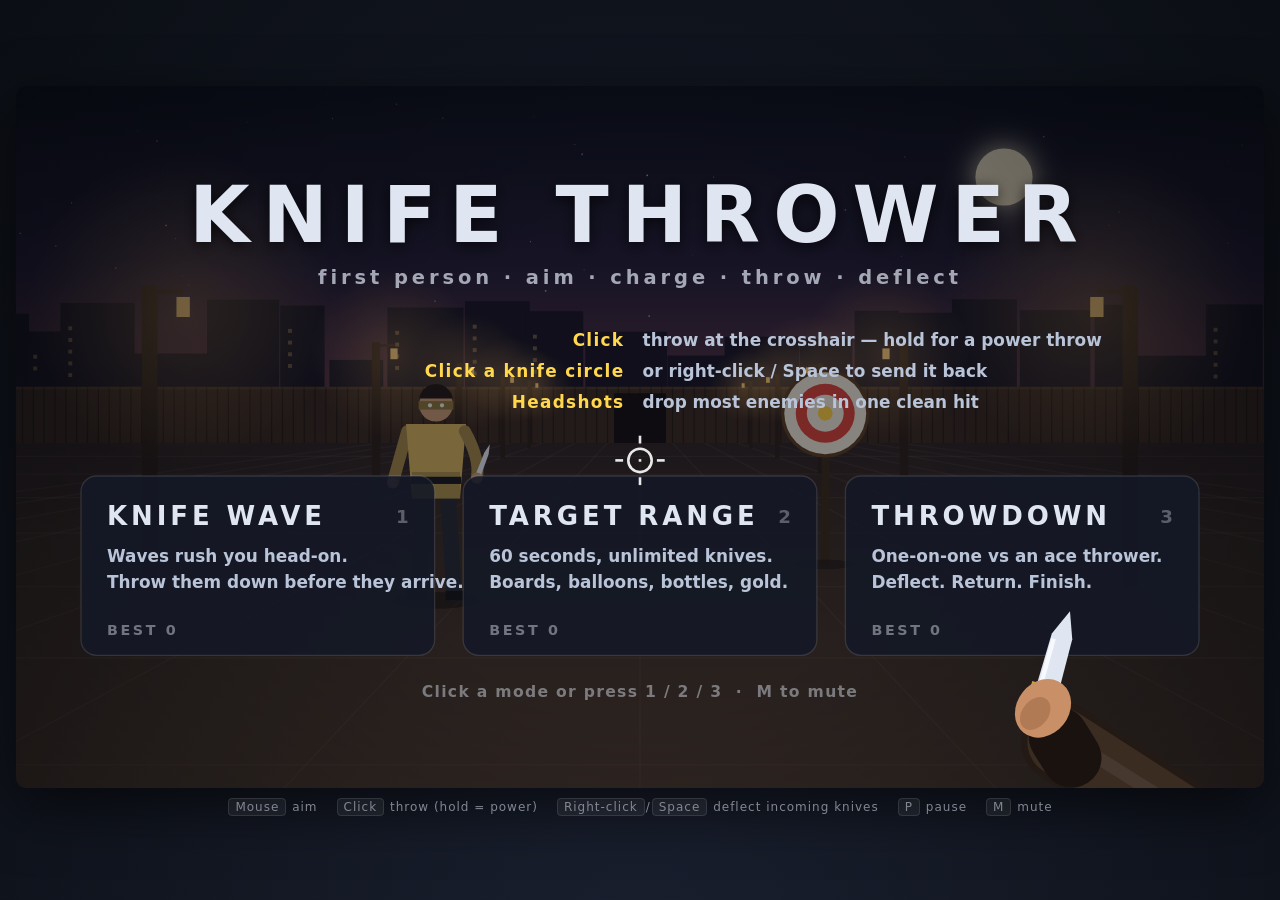
<file: index.html>
<!DOCTYPE html>
<html lang="en">
<head>
<meta charset="UTF-8">
<meta name="viewport" content="width=device-width, initial-scale=1, viewport-fit=cover, user-scalable=no">
<meta name="mobile-web-app-capable" content="yes">
<meta name="apple-mobile-web-app-capable" content="yes">
<meta name="apple-mobile-web-app-status-bar-style" content="black-translucent">
<title>Knife Thrower</title>
<link rel="manifest" href="/knife-thrower.webmanifest">
<link rel="apple-touch-icon" href="/icons/knife-thrower-180.png">
<meta name="theme-color" content="#0b0e14">
<style>
  * { margin: 0; padding: 0; box-sizing: border-box; }
  html, body {
    height: 100%; height: 100dvh;
    background: radial-gradient(ellipse at 50% 120%, #1a2030, #0b0e14);
    font-family: "Segoe UI", system-ui, sans-serif; color: #dfe6f2;
    overflow: hidden; user-select: none; -webkit-user-select: none;
    touch-action: none; -webkit-touch-callout: none; -webkit-tap-highlight-color: transparent;
    overscroll-behavior: none;
  }
  body {
    display: flex; flex-direction: column;
    align-items: center; justify-content: center; gap: 12px;
    padding: env(safe-area-inset-top, 0) env(safe-area-inset-right, 0) env(safe-area-inset-bottom, 0) env(safe-area-inset-left, 0);
  }
  canvas {
    display: block; border-radius: 10px;
    width: min(calc(100vw - 32px), calc((100dvh - 72px) * 16 / 9));
    height: auto; aspect-ratio: 16 / 9;
    max-height: calc(100dvh - 72px);
    box-shadow: 0 20px 60px rgba(0,0,0,.6);
    background: #10131a;
    cursor: none; touch-action: none;
  }
  #controls {
    font-size: 12px; opacity: .55; letter-spacing: 1px;
    display: flex; flex-wrap: wrap; justify-content: center; gap: 6px 18px; padding: 0 16px;
  }
  kbd {
    background: rgba(255,255,255,.1); border: 1px solid rgba(255,255,255,.2);
    border-radius: 4px; padding: 1px 6px; font-family: inherit; margin: 0 1px;
  }
  #rotateHint {
    display: none; position: fixed; inset: 0; z-index: 20;
    background: rgba(8,10,16,.92); color: #dfe6f2;
    align-items: center; justify-content: center; flex-direction: column; gap: 12px;
    text-align: center; padding: 24px; font: 600 18px/1.4 "Segoe UI", system-ui, sans-serif;
  }
  @media (orientation: portrait) and (pointer: coarse) {
    #rotateHint { display: flex; }
  }
  @media (pointer: coarse) {
    body { gap: 0; }
    canvas {
      border-radius: 0; box-shadow: none;
      width: min(100vw, calc(100dvh * 16 / 9));
      height: auto;
      max-width: 100vw; max-height: 100dvh;
      aspect-ratio: 16 / 9;
    }
    #controls { display: none; }
  }
</style>
</head>
<body>
<div id="rotateHint">Rotate your phone<br><span style="opacity:.6;font-size:14px">Knife Thrower plays in landscape</span></div>
<canvas id="game" width="960" height="540"></canvas>
<div id="controls">
  <span><kbd>Mouse</kbd> aim</span>
  <span><kbd>Click</kbd> throw (hold = power)</span>
  <span><kbd>Right-click</kbd>/<kbd>Space</kbd> deflect incoming knives</span>
  <span><kbd>P</kbd> pause</span>
  <span><kbd>M</kbd> mute</span>
</div>

<script>
"use strict";
// ======================================================================
//  KNIFE THROWER — first person. Aim, charge, throw. Deflect knives
//  tossed at you, clear waves before they reach you, and chase high
//  scores on the target range.
// ======================================================================

// ============ CONSTANTS ============
const W = 960, H = 540;
const CX = W / 2, HOR = 248;   // screen centre / horizon line
const F = 600;                 // focal length: pixels per metre at 1 m
const EYE = 1.6;               // camera height in metres
const DT = 1 / 60;
const TAU = Math.PI * 2;
const FONT = "'Segoe UI', system-ui, sans-serif";
const ARENA_Z = 36;            // back fence
const MELEE_Z = 2.2;           // distance a rusher swipes from
const HOLD_Z = 4.6;            // where attackers wait their turn

const KNIFE = {
  speed: 24, powerSpeed: 36,   // m/s
  gravity: 2.2,                // gentle drop: long throws need a little lift
  chargeDelay: 0.1, chargeTime: 0.42,
  cooldown: 0.16,
  returnTime: 2.2,             // missed knives come back to the belt after this
};
const DEFLECT = { time: 0.22, cooldown: 0.28, deflectZ: 8.5, deflectPx: 140, touchPx: 64 };
const MAX_HP = 5;
const RANGE_TIME = 60;

const TYPES = {
  grunt:   { name: "Grunt",   hp: 2, speed: 2.2, sc: 1.0,  color: "#c96b3c", score: 100, melee: true, windup: 0.85, idle: [0.9, 1.6], dmg: 1 },
  runner:  { name: "Runner",  hp: 1, speed: 4.0, sc: 0.92, color: "#d94a4a", score: 150, melee: true, windup: 0.7,  idle: [0.6, 1.1], dmg: 1 },
  thrower: { name: "Thrower", hp: 2, speed: 1.5, sc: 1.0,  color: "#5fae6a", score: 200, ranged: true, dmg: 1 },
  shield:  { name: "Shield",  hp: 2, speed: 1.7, sc: 1.05, color: "#8a9bb5", score: 250, melee: true, shield: true, windup: 0.8, idle: [1.0, 1.6], dmg: 1 },
  brute:   { name: "Brute",   hp: 6, speed: 1.4, sc: 1.25, color: "#8d5cc4", score: 400, melee: true, windup: 0.95, idle: [1.2, 1.8], dmg: 2, combo: 0.45 },
  ace:     { name: "Ace",     hp: 3, speed: 1.4, sc: 1.0,  color: "#d6b25e", score: 500, ranged: true, dmg: 1, throwGap: [1.4, 2.2] },
};
const WAVE_INTRO = {
  1: "Throw them down before they reach you",
  2: "Runners — fast and fragile, lead your throws",
  3: "Throwers — right-click their knives to send them back",
  4: "Shield bearers — aim for the head, or power-throw the shield",
  5: "Brutes — soak hits; headshots still drop them fast",
};
const NEW_TYPE = { 2: "runner", 3: "thrower", 4: "shield", 5: "brute" };
const ACES = [
  ["Rook", "#d6b25e"], ["Viper", "#5fc49a"], ["Mako", "#5c8fd6"], ["Jinx", "#d65cb0"],
  ["Sable", "#9aa3b5"], ["Kestrel", "#d68a3c"], ["Ghost", "#e8e8f0"], ["Brand", "#d64a3c"],
];

// ============ HELPERS ============
const rand = (a, b) => a + Math.random() * (b - a);
const clamp = (v, a, b) => Math.max(a, Math.min(b, v));
const lerp = (a, b, t) => a + (b - a) * t;
const pick = arr => arr[Math.floor(Math.random() * arr.length)];
const dist = (ax, ay, bx, by) => Math.hypot(ax - bx, ay - by);
function weighted(table) {          // [[item, weight], ...]
  let sum = 0;
  for (const [, w] of table) sum += w;
  let r = Math.random() * sum;
  for (const [item, w] of table) if ((r -= w) <= 0 && w > 0) return item;
  return table[0][0];
}
function inRect(px, py, r) { return px >= r.x && px <= r.x + r.w && py >= r.y && py <= r.y + r.h; }
function loadBest(key) { try { return Number(localStorage.getItem(key)) || 0; } catch (e) { return 0; } }
function saveBest(key, v) { try { localStorage.setItem(key, String(v)); } catch (e) { /* storage unavailable */ } }

// Kaotic Gaming site (window.KG is injected when played at /play/knife-thrower)
const siteMode = () => !!window.KG;
function mergeCloudBests() {
  if (!siteMode()) return;
  const cloud = window.KG.initialSave && window.KG.initialSave.best;
  if (!cloud) return;
  for (const m of ["fight", "range", "duel"]) {
    if (typeof cloud[m] === "number") game.best[m] = Math.max(game.best[m] || 0, cloud[m]);
  }
}
function persistBests() {
  for (const m of ["fight", "range", "duel"]) saveBest("kf_best_" + m, game.best[m] || 0);
  if (!siteMode()) return;
  const s = game.stats || {};
  window.KG.save({
    best: { fight: game.best.fight, range: game.best.range, duel: game.best.duel },
    kills: Math.max((window.KG.initialSave && window.KG.initialSave.kills) || 0, s.kills || 0),
    heads: Math.max((window.KG.initialSave && window.KG.initialSave.heads) || 0, s.heads || 0),
  });
}
function reportProgress() {
  if (!siteMode()) return;
  const lifetime = window.KG.initialSave || {};
  const s = game.stats || {};
  window.KG.report({
    waveBest: game.best.fight || 0,
    rangeBest: game.best.range || 0,
    throwdownBest: game.best.duel || 0,
    kills: Math.max(lifetime.kills || 0, s.kills || 0),
    heads: Math.max(lifetime.heads || 0, s.heads || 0),
  });
}
// A run only reaches end() when the player goes down or the range timer runs out. On a phone a
// player usually just closes the tab or switches apps, so keep a running score that already beats
// the best whenever the run is left: hidden, page closed, back to the menu, restarted, next wave.
function bankRun() {
  const g = game;
  if ((g.state !== "play" && g.state !== "paused") || !(g.score > (g.best[g.mode] || 0))) return;
  g.best[g.mode] = g.score;
  saveBest("kf_best_" + g.mode, g.score);
  persistBests();
  reportProgress();
}
function siteStatus() {
  if (!siteMode() || game.state !== "play") return;
  if (game.mode === "fight") window.KG.setStatus(`Wave ${game.wave} · score ${game.score.toLocaleString()}`);
  else if (game.mode === "duel") window.KG.setStatus(`Throwdown ${game.duelN} · score ${game.score.toLocaleString()}`);
  else window.KG.setStatus(`Range · ${Math.ceil(game.time)}s · ${game.score.toLocaleString()}`);
}
const HOME_BTN = { x: 22, y: 18, w: 100, h: 32 };

// World (x right, y up from the ground, z away from you) → screen.
function proj(x, y, z) {
  const s = F / Math.max(z, 0.08);
  return { x: CX + x * s, y: HOR - (y - EYE) * s, s };
}

// ============ INPUT ============
const canvas = document.getElementById("game");
const ctx = canvas.getContext("2d");
const keys = {}, pressed = {};
const mouse = { x: CX, y: HOR + 40, down: false, pressed: false, released: false, rpressed: false };
let touchUI = matchMedia("(pointer: coarse)").matches;
// On-screen deflect pad (game coords) — phones have no right-click.
const DEFLECT_BTN = { x: 24, y: H - 118, w: 118, h: 78 };

addEventListener("keydown", e => {
  if (!keys[e.code]) pressed[e.code] = true;
  keys[e.code] = true;
  if (["Space", "ArrowUp", "ArrowDown", "ArrowLeft", "ArrowRight"].includes(e.code)) e.preventDefault();
});
addEventListener("keyup", e => { keys[e.code] = false; });
// Don't pause on window blur — mobile browsers fire it constantly (URL bar, banners).
// Pause only when the tab is actually hidden.
addEventListener("visibilitychange", () => {
  if (document.hidden) {
    bankRun();
    for (const k in keys) keys[k] = false;
    mouse.down = false; game.charging = false;
    if (game.state === "play") game.state = "paused";
  }
});
addEventListener("pagehide", bankRun);
function trackPointer(e) {
  const r = canvas.getBoundingClientRect();
  if (r.width < 1 || r.height < 1) return;
  mouse.x = (e.clientX - r.left) * W / r.width;
  mouse.y = (e.clientY - r.top) * H / r.height;
}
function hitDeflectBtn(x, y) {
  return touchUI && inRect(x, y, DEFLECT_BTN);
}
function deflectRadius() {
  return touchUI ? DEFLECT.touchPx : DEFLECT.deflectPx;
}
/** Nearest enemy knife whose on-screen circle contains (x, y). */
function knifeUnder(x, y) {
  let best = null, bd = Infinity;
  const r = deflectRadius();
  for (const k of game.knives) {
    if (k.state !== "fly" || k.owner !== "enemy" || k.z > DEFLECT.deflectZ) continue;
    const p = proj(k.x, k.y, k.z);
    const d = dist(p.x, p.y, x, y);
    if (d < r && d < bd) { bd = d; best = { k, p }; }
  }
  return best;
}
addEventListener("pointermove", e => {
  if (e.pointerType === "mouse") touchUI = false;
  trackPointer(e);
});
canvas.addEventListener("pointerdown", e => {
  touchUI = e.pointerType !== "mouse";
  trackPointer(e);
  sfx.ensure();
  try { canvas.setPointerCapture(e.pointerId); } catch (err) { /* older browsers */ }
  if (e.button === 2) {
    mouse.rpressed = true;
  } else if (e.button === 0 || e.pointerType === "touch" || e.pointerType === "pen") {
    // Deflect pad: send back every knife that's currently in range (any drawn circle).
    if (hitDeflectBtn(mouse.x, mouse.y)) {
      mouse.rpressed = true; mouse.deflectAll = true;
    } else if (game.state === "play" && knifeUnder(mouse.x, mouse.y)) {
      // Tap / click the knife's circle to send it back.
      mouse.rpressed = true; mouse.deflectAll = false;
    } else {
      mouse.down = true; mouse.pressed = true;
    }
  }
  e.preventDefault();
});
function endPrimary(e) {
  const isPrimary = e.button === 0 || e.pointerType === "touch" || e.pointerType === "pen" || e.buttons === 0;
  if (isPrimary && mouse.down) { mouse.down = false; mouse.released = true; }
}
addEventListener("pointerup", endPrimary);
addEventListener("pointercancel", endPrimary);
canvas.addEventListener("contextmenu", e => e.preventDefault());
function clearInput() {
  for (const k in pressed) delete pressed[k];
  mouse.pressed = mouse.released = mouse.rpressed = false;
  mouse.deflectAll = false;
}

// ============ AUDIO (synthesized, no assets) ============
const sfx = (() => {
  let ac = null, master = null, noiseBuf = null, muted = false;
  function ensure() {
    if (!ac) {
      const AC = window.AudioContext || window.webkitAudioContext;
      if (!AC) return;
      try {
        ac = new AC();
        master = ac.createGain();
        master.gain.value = 0.45;
        master.connect(ac.destination);
      } catch (e) { ac = null; return; }
    }
    if (ac.state === "suspended") ac.resume();
  }
  function tone(freq, dur, { type = "sine", vol = 0.2, slide = 0, delay = 0 } = {}) {
    if (!ac || muted) return;
    const t0 = ac.currentTime + delay;
    const o = ac.createOscillator(), g = ac.createGain();
    o.type = type;
    o.frequency.setValueAtTime(freq, t0);
    if (slide) o.frequency.exponentialRampToValueAtTime(slide, t0 + dur);
    g.gain.setValueAtTime(vol, t0);
    g.gain.exponentialRampToValueAtTime(0.001, t0 + dur);
    o.connect(g).connect(master);
    o.start(t0); o.stop(t0 + dur + 0.03);
  }
  function noise(dur, { vol = 0.2, freq = 1000, q = 1, filter = "bandpass", slide = 0, delay = 0 } = {}) {
    if (!ac || muted) return;
    if (!noiseBuf) {
      noiseBuf = ac.createBuffer(1, ac.sampleRate, ac.sampleRate);
      const d = noiseBuf.getChannelData(0);
      for (let i = 0; i < d.length; i++) d[i] = Math.random() * 2 - 1;
    }
    const t0 = ac.currentTime + delay;
    const src = ac.createBufferSource(), f = ac.createBiquadFilter(), g = ac.createGain();
    src.buffer = noiseBuf;
    f.type = filter; f.Q.value = q;
    f.frequency.setValueAtTime(freq, t0);
    if (slide) f.frequency.exponentialRampToValueAtTime(slide, t0 + dur);
    g.gain.setValueAtTime(vol, t0);
    g.gain.exponentialRampToValueAtTime(0.001, t0 + dur);
    src.connect(f).connect(g).connect(master);
    src.start(t0, Math.random() * 0.5); src.stop(t0 + dur + 0.03);
  }
  const notes = (list, o) => list.forEach((f, i) => tone(f, o.dur, { ...o, delay: i * o.step }));
  return {
    ensure,
    get muted() { return muted; },
    toggle() { muted = !muted; },
    whoosh(power) {
      noise(power ? 0.2 : 0.14, { vol: 0.2, freq: 700, slide: power ? 4200 : 3000, q: 1.4 });
      if (power) tone(160, 0.18, { type: "sawtooth", vol: 0.05, slide: 420 });
    },
    incoming() { noise(0.25, { vol: 0.12, freq: 2400, slide: 900, q: 2 }); },
    thunk() { tone(170, 0.09, { type: "triangle", vol: 0.32, slide: 70 }); noise(0.05, { vol: 0.2, freq: 700, filter: "lowpass" }); },
    dirt() { noise(0.07, { vol: 0.16, freq: 450, filter: "lowpass" }); tone(110, 0.06, { vol: 0.14, slide: 60 }); },
    clank() {
      tone(1250, 0.16, { type: "square", vol: 0.05, slide: 1050 });
      tone(1900, 0.13, { type: "triangle", vol: 0.08 });
      noise(0.04, { vol: 0.14, freq: 5000, filter: "highpass" });
    },
    hit() { noise(0.09, { vol: 0.3, freq: 520, filter: "lowpass" }); tone(210, 0.08, { type: "square", vol: 0.07, slide: 90 }); },
    headshot() { this.hit(); tone(900, 0.14, { vol: 0.14, slide: 1600, delay: 0.03 }); },
    pop() { noise(0.07, { vol: 0.35, freq: 2200, q: 0.7 }); tone(520, 0.05, { vol: 0.14, slide: 160 }); },
    shatter() { noise(0.22, { vol: 0.3, freq: 4200, q: 0.6 }); tone(2400, 0.08, { type: "triangle", vol: 0.06, slide: 3200 }); },
    crack() { noise(0.16, { vol: 0.3, freq: 900, q: 0.8 }); tone(140, 0.12, { type: "triangle", vol: 0.2, slide: 60 }); },
    coin() { tone(1320, 0.08, { type: "square", vol: 0.05 }); tone(1980, 0.18, { type: "square", vol: 0.05, delay: 0.07 }); },
    bullseye() { tone(1047, 0.14, { type: "triangle", vol: 0.14 }); tone(1568, 0.22, { type: "triangle", vol: 0.12, delay: 0.07 }); },
    hurt() { tone(240, 0.28, { type: "sawtooth", vol: 0.14, slide: 80 }); noise(0.12, { vol: 0.2, freq: 300, filter: "lowpass" }); },
    empty() { tone(320, 0.05, { type: "square", vol: 0.05 }); tone(240, 0.05, { type: "square", vol: 0.05, delay: 0.06 }); },
    slash() { noise(0.1, { vol: 0.2, freq: 2500, slide: 6000, filter: "highpass" }); },
    swing() { noise(0.18, { vol: 0.2, freq: 900, slide: 2600, q: 1.2 }); },
    ready() { tone(700, 0.06, { type: "square", vol: 0.03 }); },
    guard() { noise(0.06, { vol: 0.08, freq: 1500 }); },
    parry() {
      tone(1800, 0.3, { type: "triangle", vol: 0.14 });
      tone(2700, 0.2, { vol: 0.08, delay: 0.01 });
      noise(0.06, { vol: 0.22, freq: 6000, filter: "highpass" });
    },
    block() { tone(800, 0.12, { type: "square", vol: 0.05, slide: 600 }); noise(0.05, { vol: 0.18, freq: 3000, filter: "highpass" }); },
    deflect() { this.clank(); tone(900, 0.16, { type: "triangle", vol: 0.1, slide: 1800 }); },
    tick() { tone(1400 + Math.random() * 400, 0.03, { vol: 0.05 }); },
    wave() { notes([523, 659, 784], { type: "triangle", vol: 0.1, dur: 0.12, step: 0.09 }); },
    clear() { notes([523, 659, 784, 1047], { type: "triangle", vol: 0.11, dur: 0.14, step: 0.08 }); },
    over() { notes([392, 330, 262, 196], { type: "triangle", vol: 0.12, dur: 0.22, step: 0.16 }); },
  };
})();

// ============ EFFECTS (screen space) ============
function burst(x, y, n, color, o = {}) {
  for (let i = 0; i < n; i++) {
    const a = rand(0, TAU), sp = rand(o.min || 1.5, o.max || 6);
    game.particles.push({
      x, y, vx: Math.cos(a) * sp, vy: Math.sin(a) * sp - (o.up || 0),
      life: rand(0.35, 0.7) * (o.life || 1), age: 0, color, size: rand(1.5, 3.5) * (o.size || 1), grav: o.grav ?? 0.25,
    });
  }
}
function popup(x, y, str, color = "#dfe6f2", size = 18) {
  game.popups.push({ x, y, str, color, size, t: 0 });
}

// ============ KNIVES ============
class Knife {
  constructor(o) {
    this.x = o.x; this.y = o.y; this.z = o.z;
    this.vx = o.vx; this.vy = o.vy; this.vz = o.vz;
    this.owner = o.owner;          // "player" | "enemy"
    this.mine = !!o.mine;          // goes back on your belt eventually
    this.power = !!o.power;
    this.src = o.src || null;      // enemy who threw it
    this.from = o.from || null;    // screen point it left the hand from
    this.deflected = false;
    this.state = "fly";            // fly | stuck | fall | gone
    this.age = 0; this.timer = 0;
    this.spin = rand(0, TAU);      // only used once a knife bounces off and tumbles
    this.host = null; this.lx = 0; this.ly = 0; this.onShield = false;
    this.tilt = { x: rand(-0.7, 0.7), y: rand(0.15, 0.8) };
    this.trail = [];
    this.warned = false;
  }
  update() {
    this.age += DT;
    if (this.state === "fly") this.fly();
    else if (this.state === "stuck") {
      if (this.host.kind === "ground" || this.host.kind === "wall") {
        this.timer += DT;
        if (this.timer > KNIFE.returnTime) this.retire();
      }
    } else if (this.state === "fall") {
      this.vy -= 9.8 * DT;
      this.x += this.vx * DT; this.y += this.vy * DT; this.z += this.vz * DT;
      this.spin += 12 * DT; this.timer += DT;
      if (this.y < 0) { this.y = 0; this.vy *= -0.3; this.vx *= 0.5; this.vz *= 0.5; }
      if (this.timer > 1) this.retire();
    }
  }
  retire() {
    if (this.state === "gone") return;
    this.state = "gone";
    if (this.mine) game.returnKnife();
  }
  bounce() {
    this.state = "fall"; this.timer = 0;
    this.vx = rand(-2, 2); this.vy = rand(1.5, 3); this.vz = rand(-1.5, -0.5);
  }
  stickTo(host, lx, ly, onShield = false) {
    this.state = "stuck"; this.host = host; this.lx = lx; this.ly = ly; this.onShield = onShield;
    this.tilt.x = clamp(-this.vx / 12 + rand(-0.3, 0.3), -0.8, 0.8);
  }
  fly() {
    const N = 4, h = DT / N;
    const sp = proj(this.x, this.y, this.z);
    this.trail.push({ x: sp.x, y: sp.y });
    if (this.trail.length > 6) this.trail.shift();
    if (this.owner === "enemy" && !this.warned && this.z < 7) { this.warned = true; sfx.incoming(); }
    for (let i = 0; i < N && this.state === "fly"; i++) {
      const px = this.x, py = this.y, pz = this.z;
      this.vy -= KNIFE.gravity * h;
      this.x += this.vx * h; this.y += this.vy * h; this.z += this.vz * h;
      if (this.owner === "player") {
        if (this.collide(px, py, pz)) return;
      } else if (this.z <= 0.3) {
        this.state = "gone";
        game.hurt(1, "C");
        return;
      }
      if (this.y <= 0) {
        const t = py / (py - this.y || 1e-6);
        this.x = px + (this.x - px) * t; this.z = pz + (this.z - pz) * t; this.y = 0;
        if (this.owner === "player") {
          this.stickTo({ kind: "ground" }, 0, 0);
          sfx.dirt(); if (!this.scored) game.miss();
          const p = proj(this.x, 0, this.z);
          burst(p.x, p.y, 5, "#6b5440", { max: 2.5, size: 0.8 });
        } else this.bounce();
        return;
      }
      if (this.z >= ARENA_Z - 0.05) {
        this.z = ARENA_Z - 0.05;
        this.stickTo({ kind: "wall" }, 0, 0);
        sfx.thunk(); if (!this.scored) game.miss();
        return;
      }
      if (this.z > 80 || this.z < -2 || Math.abs(this.x) > 40) { this.retire(); return; }
    }
  }
  collide(px, py, pz) {
    let best = null;
    for (const list of [game.enemies, game.targets]) {
      for (const o of list) {
        const hit = o.intersect(px, py, pz, this.x, this.y, this.z);
        if (hit && (!best || hit.z < best.z)) best = hit;
      }
    }
    if (!best) return false;
    const consumed = best.obj.onKnife(this, best) !== false;
    if (!consumed) this.scored = true;   // passed through a balloon / bottle / coin
    return consumed;
  }
  draw() {
    if (this.state === "gone") return;
    const p = proj(this.x, this.y, this.z);
    if (this.state === "stuck") {
      ctx.save();
      ctx.globalAlpha = 1 - clamp((this.timer - KNIFE.returnTime + 0.4) / 0.4, 0, 1);
      drawStuckKnife(p.x, p.y, p.s, this.tilt);
      ctx.restore();
      return;
    }
    let x = p.x, y = p.y;
    if (this.from && this.owner === "player" && !this.deflected) {
      const u = clamp(this.age / 0.2, 0, 1), w = (1 - u) * (1 - u);
      x = lerp(x, this.from.x, w); y = lerp(y, this.from.y, w);
    }
    const scale = clamp(p.s * 0.3 / 28, 0.45, 4.2);   // floor keeps far knives easy to follow
    const hostile = this.owner === "enemy";
    if (this.state === "fly" && (this.power || this.deflected) && this.trail.length > 2) {
      ctx.strokeStyle = this.deflected ? "rgba(111,211,255,.5)" : "rgba(255,157,92,.5)";
      ctx.lineWidth = Math.max(1.5, scale * 2); ctx.lineCap = "round";
      ctx.beginPath(); ctx.moveTo(this.trail[0].x, this.trail[0].y);
      for (const q of this.trail) ctx.lineTo(q.x, q.y);
      ctx.lineTo(x, y); ctx.stroke();
    }
    if (hostile && this.state === "fly" && this.z < 9) {
      const pulse = 0.5 + 0.5 * Math.sin(game.t * 22);
      ctx.strokeStyle = `rgba(255,70,80,${0.45 + pulse * 0.4})`;
      ctx.lineWidth = 2;
      ctx.beginPath(); ctx.arc(x, y, 18 + scale * 14, 0, TAU); ctx.stroke();
    }
    let ang = this.spin, stretch = 1;
    if (this.state === "fly") {
      // Point-first. Your own throws point along the line from your hand, so they read as flying
      // away from you; everything else points along its on-screen path (tip leading).
      if (this.from && this.owner === "player" && !this.deflected) {
        ang = Math.atan2(p.y - this.from.y, p.x - this.from.x);
        stretch = clamp(1 - this.age * 0.9, 0.6, 1);
      } else {
        const v = Math.hypot(this.vx, this.vy, this.vz) || 1, L = 0.3;
        const q = proj(this.x + this.vx / v * L, this.y + this.vy / v * L, this.z + this.vz / v * L);
        const len = Math.hypot(q.x - p.x, q.y - p.y);
        if (len > 0.5) this.lastAng = Math.atan2(q.y - p.y, q.x - p.x);
        ang = this.lastAng ?? -Math.PI / 2;
        stretch = clamp(len / (L * p.s), 0.6, 1);
      }
    }
    const glow = this.state !== "fly" ? null : hostile ? "#ff4d5a" : this.deflected ? "#6fd3ff" : this.power ? "#ff9d5c" : null;
    drawKnife(ctx, x, y, ang, { scale, glow, stretch });
  }
}

// ============ ENEMIES ============
const SHIELD = { x: -0.2, y: 1.1, r: 0.32 };

class Enemy {
  constructor(key, x, z, over = {}) {
    this.key = key;
    this.t = { ...TYPES[key], ...over };
    this.x = x; this.z = z; this.sc = this.t.sc;
    this.hp = this.maxHp = this.t.hp;
    this.shieldHp = this.t.shield ? 3 : 0;
    this.state = "live";         // live | dying
    this.engaged = false; this.slot = -1;
    this.phase = "idle"; this.pt = 0; this.wt = 1; this.dir = "R";
    this.comboLeft = 0;
    this.alpha = 0; this.flash = 0; this.walk = rand(0, 6); this.age = 0; this.moving = true;
    this.laneX = rand(-2.6, 2.6); this.holdZ = HOLD_Z + rand(0, 1.8);
    this.standZ = rand(16, 22); this.throwT = rand(1.2, 2.2);
    this.dieT = 0; this.remove = false; this.flinch = 0;
  }
  get alive() { return this.state !== "dying"; }

  update() {
    this.age += DT;
    this.flash = Math.max(0, this.flash - DT);
    this.flinch = Math.max(0, this.flinch - DT);
    if (this.state === "dying") {
      this.dieT += DT;
      if (this.dieT > 0.9) this.remove = true;
      return;
    }
    this.alpha = Math.min(1, this.alpha + DT * 2.5);
    if (this.t.ranged) { this.updateRanged(); return; }
    if (!this.engaged) {
      if (this.slot < 0) this.slot = game.claimSlot(this);
      const tz = this.slot >= 0 ? MELEE_Z : this.holdZ;
      const tx = this.slot >= 0 ? game.slotX(this.slot) : this.laneX;
      this.moveTo(tx, tz);
      if (this.slot >= 0 && Math.abs(this.z - MELEE_Z) < 0.03 && Math.abs(this.x - tx) < 0.06) {
        this.engaged = true; this.phase = "idle"; this.pt = rand(0.35, 0.7);
      }
    } else {
      this.x = lerp(this.x, game.slotX(this.slot), 0.1);
      this.moving = false;
      this.walk += DT * 1.5;
      this.updateMelee();
    }
  }
  moveTo(tx, tz) {
    const sp = this.t.speed * DT;
    const dz = tz - this.z, dx = tx - this.x;
    this.z += clamp(dz, -sp, sp);
    this.x += clamp(dx, -sp * 0.6, sp * 0.6);
    this.moving = Math.abs(dz) > 0.01 || Math.abs(dx) > 0.01;
    this.walk += DT * (this.moving ? this.t.speed * 4.5 : 1.5);
  }
  updateMelee() {
    this.pt -= DT;
    switch (this.phase) {
      case "idle":
        if (this.pt <= 0) this.startWindup();
        break;
      case "windup":
        if (this.pt <= 0) this.strike();
        break;
      case "strike":
        if (this.pt <= 0) {
          if (this.comboLeft > 0) { this.comboLeft--; this.startWindup(0.7, true); }
          else { this.phase = "recover"; this.pt = 0.5; }
        }
        break;
      case "recover":
        if (this.pt <= 0) { this.phase = "idle"; this.pt = rand(...this.t.idle) * game.pace; }
        break;
    }
  }
  startWindup(mult = 1, force = false) {
    // Stagger rushers so they don't all swipe on the same frame.
    if (!force && game.enemies.some(e => e !== this && e.engaged && e.alive && e.phase === "windup")) {
      this.pt = 0.4; return;
    }
    this.phase = "windup";
    this.dir = weighted([["L", 2], ["R", 2], ["H", 1]]);
    this.wt = this.pt = (this.t.windup || 0.8) * game.pace * mult;
    if (!force) this.comboLeft = Math.random() < (this.t.combo || 0) ? 1 : 0;
    sfx.ready();
  }
  strike() {
    this.phase = "strike"; this.pt = 0.22;
    sfx.swing();
    game.hurt(this.t.dmg, this.dir);
  }

  updateRanged() {
    if (this.z > this.standZ + 0.02) { this.moveTo(this.laneX, this.standZ); return; }
    this.moving = false;
    this.walk += DT * 1.5;
    if (this.phase === "windup") {
      this.pt -= DT;
      if (this.pt <= 0) { this.throwKnife(); this.phase = "recover"; this.pt = 0.45; }
    } else if (this.phase === "recover") {
      this.pt -= DT;
      if (this.pt <= 0) this.phase = "idle";
    } else {
      this.throwT -= DT;
      const busy = game.knives.some(k => k.src === this && k.state === "fly" && k.owner === "enemy");
      if (this.throwT <= 0 && !busy) {
        this.phase = "windup"; this.dir = "R";
        this.wt = this.pt = 0.65 * game.pace;
        const gap = this.t.throwGap || [2.2, 3.4];
        this.throwT = rand(gap[0], gap[1]) * game.pace;
      }
    }
  }
  throwKnife() {
    const hx = this.x + 0.6 * this.sc, hy = 1.8 * this.sc, hz = this.z - 0.1;
    const tx = rand(-0.25, 0.25), ty = EYE - 0.1 + rand(-0.12, 0.08), tz = 0.15;
    const speed = Math.min(17, 12 + game.wave * 0.4);
    const T = Math.hypot(tx - hx, ty - hy, tz - hz) / speed;
    game.knives.push(new Knife({
      x: hx, y: hy, z: hz,
      vx: (tx - hx) / T, vy: (ty - hy) / T + 0.5 * KNIFE.gravity * T, vz: (tz - hz) / T,
      owner: "enemy", src: this,
    }));
    sfx.whoosh(false);
  }

  // Local (unscaled metres) position of the knife hand.
  handLocal() {
    if (this.state === "dying") return { x: 0.34, y: 1.0 };
    switch (this.phase) {
      case "windup":
        return this.dir === "L" ? { x: -0.6, y: 1.82 } : this.dir === "R" ? { x: 0.62, y: 1.8 } : { x: 0.1, y: 2.12 };
      case "strike": return { x: 0.05, y: 1.4 };
      default: return { x: 0.34, y: 1.05 + Math.sin(this.walk) * 0.02 };
    }
  }
  view() {
    const p = proj(this.x, 0, this.z);
    const S = p.s * this.sc;
    const dk = this.state === "dying" ? Math.min(1, this.dieT / 0.45) : 0;
    const squash = 1 - dk * 0.82;
    const ox = this.flinch * Math.sin(this.age * 60) * 0.25 * S;
    const bob = this.moving ? Math.abs(Math.sin(this.walk)) * 0.04 : Math.sin(this.walk) * 0.01;
    return { p, S, squash, ox, bob };
  }
  toScreen(lx, ly, v = this.view()) {
    return { x: v.p.x + v.ox + lx * v.S, y: v.p.y - (ly + v.bob) * v.S * v.squash };
  }
  handScreen() {
    const h = this.handLocal();
    return this.toScreen(h.x, h.y);
  }
  intersect(px, py, pz, x, y, z) {
    if (!this.alive || this.alpha < 0.5) return null;
    const planes = [];
    if (this.shieldHp > 0) planes.push(["shield", this.z - 0.28 * this.sc]);
    planes.push(["body", this.z]);
    for (const [part, z0] of planes) {
      if (!(pz - 0.15 < z0 && z >= z0)) continue;
      const t = clamp((z0 - pz) / (z - pz || 1e-6), 0, 1);
      const ix = px + (x - px) * t, iy = py + (y - py) * t;
      const lx = (ix - this.x) / this.sc, ly = iy / this.sc;
      if (part === "shield") {
        if (Math.hypot(lx - SHIELD.x, ly - SHIELD.y) < SHIELD.r) return { obj: this, part, z: z0, lx, ly };
        continue;
      }
      if (Math.hypot(lx, ly - 1.64) < 0.16) return { obj: this, part: "head", z: z0, lx, ly };
      if (Math.abs(lx) < 0.3 && ly > 0.84 && ly < 1.5) return { obj: this, part: "body", z: z0, lx, ly };
      if (Math.abs(lx) < 0.22 && ly >= 0 && ly <= 0.86) return { obj: this, part: "body", z: z0, lx, ly };
    }
    return null;
  }
  onKnife(k, hit) {
    const g = game;
    const sp = this.toScreen(hit.lx, hit.ly);
    if (hit.part === "shield") {
      k.stickTo(this, hit.lx, hit.ly, true);
      this.shieldHp--;
      sfx.clank();
      burst(sp.x, sp.y, 8, "#e8eef8", { max: 5 });
      if (this.shieldHp <= 0) {
        sfx.crack();
        popup(sp.x, sp.y - 20, "SHIELD BROKEN", "#a9b8d0", 18);
        for (const o of g.knives) if (o.host === this && o.onShield && o.state === "stuck") o.bounce();
        burst(sp.x, sp.y, 18, "#8a9bb5", { max: 7 });
      } else popup(sp.x, sp.y - 16, "BLOCKED", "#a9b8d0", 15);
      g.stats.hits++;
      return;
    }
    const head = hit.part === "head";
    let dmg = head ? 3 : k.power ? 2 : 1;
    if (k.deflected) dmg = 3;
    k.stickTo(this, hit.lx, hit.ly);
    g.stats.hits++;
    if (head) { g.stats.heads++; sfx.headshot(); } else sfx.hit();
    burst(sp.x, sp.y, head ? 14 : 8, "#c23b3b", { max: head ? 6 : 4, grav: 0.35 });
    // A solid hit interrupts their windup so you can finish them with another throw.
    if (this.phase === "windup" || this.phase === "strike") {
      this.phase = "recover"; this.pt = 0.55; this.comboLeft = 0;
    }
    this.hurt(dmg, { head, deflect: k.deflected, sx: sp.x, sy: sp.y });
  }
  hurt(dmg, info) {
    const g = game;
    this.hp -= dmg;
    this.flash = 0.12;
    g.bumpCombo();
    if (this.hp <= 0) { this.die(info); return; }
    this.flinch = 0.18;
    const label = info.head ? "HEADSHOT" : null;
    g.addScore(15, info.sx, info.sy - 20, label, "#ff9d9d", 16);
  }
  die(info) {
    const g = game;
    this.state = "dying"; this.dieT = 0;
    if (this.slot >= 0) { g.slots[this.slot] = null; this.slot = -1; }
    this.engaged = false;
    g.stats.kills++;
    let pts = this.t.score, label = "DOWN";
    if (info.head) { pts *= 1.5; label = "HEADSHOT"; }
    if (info.deflect) { pts += 150; label = "RETURN TO SENDER"; }
    g.addScore(Math.round(pts), info.sx, info.sy - 26, label, "#ffd84d", 22);
    sfx.crack();
    g.shake = Math.max(g.shake, 5);
  }
}

// ============ RANGE TARGETS ============
class Target {
  constructor(kind, o) {
    this.kind = kind;
    Object.assign(this, { x: 0, y: 1.4, z: 10, r: 0.42, vx: 0, vy: 0, life: 7, sway: 0, swaySpeed: 1 }, o);
    this.baseX = this.x;
    this.age = 0; this.rise = kind === "board" ? 0 : 1; this.down = 0;
    this.state = "up"; this.hits = 0; this.remove = false;
    this.spin = rand(0, TAU);
  }
  update() {
    this.age += DT;
    if (this.kind === "board") {
      if (this.state === "up") {
        this.rise = Math.min(1, this.rise + DT * 4);
        if (this.sway) this.x = this.baseX + Math.sin(this.age * this.swaySpeed) * this.sway;
        if (this.age > this.life || this.hits >= 3) this.state = "down";
      } else {
        this.down += DT;
        this.rise = Math.max(0, 1 - this.down / 0.3);
        if (this.down > 0.35) this.remove = true;
      }
    } else if (this.kind === "balloon") {
      this.y += this.vy * DT;
      this.x += Math.sin(this.age * 1.3 + this.spin) * 0.004;
      if (this.y > 6 || this.state !== "up") this.remove = true;
    } else if (this.kind === "bottle") {
      this.vy -= 9.8 * DT;
      this.x += this.vx * DT; this.y += this.vy * DT;
      this.spin += 8 * DT;
      if (this.y < -0.3 || this.state !== "up") this.remove = true;
    } else if (this.kind === "coin") {
      this.y = this.baseY + Math.sin(this.age * 2.5) * 0.06;
      this.spin += 4 * DT;
      if (this.age > this.life || this.state !== "up") this.remove = true;
    }
  }
  intersect(px, py, pz, x, y, z) {
    if (this.state !== "up" || this.rise < 0.7) return null;
    const z0 = this.z;
    if (!(pz - 0.15 < z0 && z >= z0)) return null;
    const t = clamp((z0 - pz) / (z - pz || 1e-6), 0, 1);
    const ix = px + (x - px) * t, iy = py + (y - py) * t;
    const d = Math.hypot(ix - this.x, iy - this.y);
    return d < this.r ? { obj: this, z: z0, lx: ix - this.x, ly: iy - this.y, d } : null;
  }
  onKnife(k, hit) {
    const g = game;
    const c = proj(this.x, this.y, this.z);
    const sx = c.x + hit.lx * c.s, sy = c.y - hit.ly * c.s;
    g.stats.hits++;
    const distMul = 0.6 + this.z / 10;
    if (this.kind === "board") {
      k.stickTo(this, hit.lx, hit.ly);
      this.hits++;
      const d = hit.d / this.r;
      let base, label, col;
      if (d < 0.18) { base = 100; label = "BULLSEYE"; col = "#ffd84d"; g.stats.bulls++; sfx.bullseye(); burst(sx, sy, 16, "#ffd84d", { max: 6 }); }
      else if (d < 0.45) { base = 50; label = null; col = "#ff8a7a"; sfx.thunk(); }
      else if (d < 0.72) { base = 25; label = null; col = "#efe8da"; sfx.thunk(); }
      else { base = 10; label = null; col = "#c9b08a"; sfx.thunk(); }
      g.bumpCombo();
      g.addScore(Math.round(base * distMul), sx, sy - 18, label, col, label ? 22 : 16);
      burst(sx, sy, 5, "#8a6a44", { max: 3, size: 0.8 });
      return true;
    }
    this.state = "hit";
    g.bumpCombo();
    if (this.kind === "balloon") {
      sfx.pop();
      burst(sx, sy, 16, this.color, { max: 7, grav: 0.1 });
      g.addScore(Math.round(40 * distMul), sx, sy - 10, null, this.color, 17);
    } else if (this.kind === "bottle") {
      sfx.shatter();
      burst(sx, sy, 20, "#7fe08a", { max: 8 });
      g.addScore(Math.round(90 * distMul), sx, sy - 10, "SMASH", "#7fe08a", 20);
    } else {
      sfx.coin();
      burst(sx, sy, 18, "#ffd84d", { max: 7, grav: 0.1 });
      g.addScore(Math.round(120 * distMul), sx, sy - 10, "GOLD", "#ffd84d", 22);
    }
    return false;   // knife carries on through
  }
}

// ============ GAME / STATE ============
const game = {
  mode: "fight",
  state: "menu",          // menu | play | paused | over
  t: 0,
  best: { fight: loadBest("kf_best_fight"), range: loadBest("kf_best_range"), duel: loadBest("kf_best_duel") },
  particles: [], popups: [], knives: [], enemies: [], targets: [],
  slots: [null],
  stats: { thrown: 0, hits: 0, heads: 0, deflects: 0, kills: 0, bulls: 0, bestCombo: 0 },
  get mult() { return Math.min(5, 1 + Math.floor(this.combo / 4)); },
  get hasKnife() { return this.mode === "range" || this.belt > 0; },

  start(mode) {
    bankRun(); // restarting mid-run keeps the score so far
    this.mode = mode;
    this.runStartBest = this.best[mode] || 0; // "new best" is judged against the best before this run
    this.state = "play";
    this.score = 0; this.combo = 0;
    this.hp = MAX_HP; this.iframes = 0; this.hurtFlash = 0; this.shake = 0; this.scratch = null;
    this.beltMax = mode === "fight" ? 8 : mode === "duel" ? 4 : 0;
    this.belt = this.beltMax;
    this.knives = []; this.enemies = []; this.targets = []; this.particles = []; this.popups = [];
    this.slots = [null];
    this.throwCD = 0; this.deflectCD = 0; this.deflectT = 0; this.deflectAt = { x: CX, y: HOR };
    this.charging = false; this.chargeT = 0; this.throwAnim = 0;
    this.banner = null;
    this.wave = 0; this.duelN = 0; this.pace = 1; this.elapsed = 0;
    this.stats = { thrown: 0, hits: 0, heads: 0, deflects: 0, kills: 0, bulls: 0, bestCombo: 0 };
    if (mode === "fight") startWave(1);
    else if (mode === "duel") startThrowdown(1);
    else {
      this.time = RANGE_TIME;
      this.spawnT = 0.3; this.balloonT = 2; this.bottleT = 10; this.coinT = 8;
      showBanner("TARGET RANGE", "60 seconds · unlimited knives · farther throws score more");
      sfx.wave();
    }
  },
  end() {
    this.state = "over"; this.overT = 0; this.charging = false;
    const prev = this.runStartBest != null ? this.runStartBest : this.best[this.mode];
    this.newBest = this.score > prev;
    if (this.score > (this.best[this.mode] || 0)) { this.best[this.mode] = this.score; saveBest("kf_best_" + this.mode, this.score); }
    persistBests();
    reportProgress();
    if (siteMode()) window.KG.event(this.mode === "range" ? "range_complete" : "run_over", {
      mode: this.mode, score: this.score, wave: this.wave, duelN: this.duelN, newBest: this.newBest,
    });
    if (this.mode === "range") sfx.clear(); else sfx.over();
  },
  addScore(base, x, y, label, color, size) {
    const pts = Math.round(base * this.mult);
    this.score += pts;
    popup(x, y, label ? `${label} +${pts}` : `+${pts}`, color, size);
  },
  bumpCombo() {
    this.combo++;
    this.stats.bestCombo = Math.max(this.stats.bestCombo, this.combo);
  },
  miss() { if (this.combo >= 4) popup(CX, HOR - 60, "COMBO LOST", "rgba(223,230,242,.6)", 14); this.combo = 0; },
  returnKnife() { if (this.mode !== "range" && this.state === "play") this.belt = Math.min(this.beltMax, this.belt + 1); },
  hurt(dmg, dir) {
    if (this.state !== "play" || this.iframes > 0) return;
    this.hp -= dmg;
    this.iframes = 0.6; this.hurtFlash = 0.35; this.shake = 16;
    this.combo = 0;
    this.scratch = { t: 0.7, dir };
    sfx.hurt();
    if (this.hp <= 0) { this.hp = 0; this.end(); }
  },
  claimSlot(e) {
    if (e.z > HOLD_Z + 4) return -1;
    const i = this.slots.indexOf(null);
    if (i >= 0) this.slots[i] = e;
    return i;
  },
  slotX(i) { return this.slots.length === 1 ? 0 : i === 0 ? -0.6 : 0.6; },
};

function showBanner(title, sub, dur = 2.2) { game.banner = { title, sub, t: 0, dur }; }

// ----- Knife Wave -----
function buildWave(n) {
  const total = 4 + n * 2;
  const list = [];
  if (NEW_TYPE[n]) list.push(NEW_TYPE[n], NEW_TYPE[n]);
  let brutes = n >= 5 ? Math.min(3, Math.floor((n - 3) / 2)) : 0;
  while (list.length < total) {
    const k = weighted([
      ["grunt", 5], ["runner", n >= 2 ? 3 : 0], ["thrower", n >= 3 ? 2.2 : 0],
      ["shield", n >= 4 ? 2 : 0], ["brute", brutes > 0 ? 1 : 0],
    ]);
    if (k === "brute") brutes--;
    list.push(k);
  }
  for (let i = list.length - 1; i > 0; i--) { const j = Math.floor(Math.random() * (i + 1)); [list[i], list[j]] = [list[j], list[i]]; }
  if (n === 1) list.sort((a, b) => (a === "grunt" ? 0 : 1) - (b === "grunt" ? 0 : 1));
  return list;
}
function startWave(n) {
  const g = game;
  if (n > 1) bankRun();
  g.wave = n; g.queue = buildWave(n);
  g.wavePhase = "intro"; g.phaseT = 2.4;
  g.pace = Math.max(0.6, 1 - 0.045 * (n - 1));
  g.slots = new Array(n >= 4 ? 2 : 1).fill(null);
  showBanner(`WAVE ${n}`, WAVE_INTRO[n] || "They keep coming — faster now");
  sfx.wave();
}
function spawnEnemy(key) {
  const e = new Enemy(key, rand(-3.2, 3.2), rand(25, 29));
  if (e.t.ranged) e.laneX = rand(-3.5, 3.5);
  game.enemies.push(e);
}
function updateWaves() {
  const g = game;
  if (g.wavePhase === "intro") {
    if ((g.phaseT -= DT) <= 0) { g.wavePhase = "fight"; g.spawnT = 0; }
  } else if (g.wavePhase === "fight") {
    g.spawnT -= DT;
    const alive = g.enemies.filter(e => e.alive).length;
    const maxAlive = 3 + Math.floor(g.wave / 2);
    if (g.queue.length && g.spawnT <= 0 && alive < maxAlive) {
      spawnEnemy(g.queue.shift());
      g.spawnT = Math.max(0.9, 2.6 - 0.15 * g.wave) * rand(0.8, 1.2);
    }
    if (!g.queue.length && !alive) {
      g.wavePhase = "clear"; g.phaseT = 2.4;
      const healed = g.hp < MAX_HP;
      g.hp = Math.min(MAX_HP, g.hp + 1);
      g.score += 250 * g.wave;
      showBanner("WAVE CLEAR", `+${(250 * g.wave).toLocaleString()} bonus${healed ? " · +1 heart" : ""}`);
      sfx.clear();
    }
  } else if ((g.phaseT -= DT) <= 0) startWave(g.wave + 1);
}

// ----- Throwdown (ranged ace duels) -----
function startThrowdown(k) {
  const g = game;
  g.duelN = k; g.wave = k; g.pace = Math.max(0.55, 1 - 0.05 * (k - 1));
  g.slots = [null];
  g.wavePhase = "intro"; g.phaseT = 2.2;
  const [name] = ACES[(k - 1) % ACES.length];
  const tips = [
    "Deflect their knives, then return fire",
    "Hold click for a power throw — it hits harder",
    "Headshots drop them fast",
    "They throw quicker now — stay calm",
    "Lead moving throws. Don't spam.",
  ];
  showBanner(`THROWDOWN ${k} · ${name.toUpperCase()}`, tips[Math.min(k - 1, tips.length - 1)]);
  sfx.wave();
}
function updateThrowdown() {
  const g = game;
  if (g.wavePhase === "intro") {
    if ((g.phaseT -= DT) <= 0) {
      g.wavePhase = "fight";
      const k = g.duelN;
      const [, color] = ACES[(k - 1) % ACES.length];
      const e = new Enemy("ace", 0, rand(16, 20), {
        color, hp: 3 + k,
        score: 500 * k,
      });
      e.laneX = 0; e.standZ = e.z;
      e.throwT = 0.6;
      g.enemies.push(e);
    }
  } else if (g.wavePhase === "fight") {
    if (!g.enemies.some(e => e.alive) && g.enemies.length === 0) {
      g.wavePhase = "clear"; g.phaseT = 2.4;
      const healed = g.hp < MAX_HP;
      g.hp = Math.min(MAX_HP, g.hp + 1);
      g.score += 300 * g.duelN;
      showBanner("ACE DOWN", `+${(300 * g.duelN).toLocaleString()} bonus${healed ? " · +1 heart" : ""}`);
      sfx.clear();
    }
  } else if ((g.phaseT -= DT) <= 0) startThrowdown(g.duelN + 1);
}

// ----- Target Range -----
const BALLOON_COLORS = ["#ff5d6c", "#ffd84d", "#6fd3ff", "#7fe08a", "#c08cff", "#ff9d5c"];
function updateRange() {
  const g = game;
  g.time -= DT;
  if (g.time <= 0) { g.time = 0; g.end(); return; }
  if (g.time < 10 && Math.floor(g.time) !== Math.floor(g.time + DT)) sfx.tick();
  const e = g.elapsed;
  const boards = g.targets.filter(t => t.kind === "board" && t.state === "up").length;
  if ((g.spawnT -= DT) <= 0 && boards < 3) {
    const z = rand(5, Math.min(22, 10 + e * 0.2));
    const moving = e > 18 && Math.random() < 0.45;
    g.targets.push(new Target("board", {
      x: clamp(rand(-0.5, 0.5) * z, -5, 5), y: rand(1.25, 1.75), z,
      life: rand(5, 8) - Math.min(2, e / 30),
      sway: moving ? rand(0.6, 1.4) : 0, swaySpeed: rand(0.9, 1.8),
    }));
    g.spawnT = rand(0.5, 1.1);
  }
  if ((g.balloonT -= DT) <= 0) {
    const z = rand(7, 16);
    g.targets.push(new Target("balloon", { x: clamp(rand(-0.5, 0.5) * z, -5, 5), y: 0.2, z, r: 0.22, vy: rand(0.6, 1.1), color: pick(BALLOON_COLORS) }));
    g.balloonT = rand(1.5, 2.8);
  }
  if (e > 12 && (g.bottleT -= DT) <= 0) {
    const side = Math.random() < 0.5 ? -1 : 1, z = rand(8, 12);
    g.targets.push(new Target("bottle", { x: side * z * 0.75, y: 0.8, z, r: 0.16, vx: -side * rand(3, 4.2), vy: rand(5.2, 6.2) }));
    g.bottleT = rand(3.5, 5.5);
  }
  if ((g.coinT -= DT) <= 0) {
    const z = rand(18, 26), y = rand(1.8, 2.8);
    g.targets.push(new Target("coin", { x: rand(-0.35, 0.35) * z, y, baseY: y, z, r: 0.14, life: 5 }));
    g.coinT = rand(9, 13);
  }
}

// ============ PLAYER ACTIONS ============
const chargeFrac = () => clamp((game.chargeT - KNIFE.chargeDelay) / KNIFE.chargeTime, 0, 1);
const HAND_REST = { x: 790, y: 478 };

function tryThrow() {
  const g = game;
  if (g.throwCD > 0) return;
  if (!g.hasKnife) { sfx.empty(); popup(mouse.x, mouse.y - 24, "NO KNIVES", "rgba(255,93,93,.85)", 14); return; }
  const frac = chargeFrac(), power = frac >= 1;
  const speed = lerp(KNIFE.speed, KNIFE.powerSpeed, frac);
  let dx = (mouse.x - CX) / F, dy = -(mouse.y - HOR) / F, dz = 1;
  const len = Math.hypot(dx, dy, dz); dx /= len; dy /= len; dz /= len;
  g.knives.push(new Knife({
    x: dx * 0.25, y: EYE + dy * 0.25, z: dz * 0.25,
    vx: dx * speed, vy: dy * speed, vz: dz * speed,
    owner: "player", mine: g.mode !== "range", power,
    from: { x: HAND_REST.x - 10, y: HAND_REST.y - 60 },
  }));
  if (g.mode !== "range") g.belt--;
  g.stats.thrown++;
  g.throwCD = KNIFE.cooldown; g.throwAnim = 0.16;
  sfx.whoosh(power);
}

function tryDeflect({ all = false } = {}) {
  const g = game;
  if (g.state !== "play" || g.deflectCD > 0) return;
  const aim = all ? null : knifeUnder(mouse.x, mouse.y);
  let hit = false;
  if (all) {
    for (const k of g.knives) {
      if (k.state !== "fly" || k.owner !== "enemy" || k.z > DEFLECT.deflectZ) continue;
      deflect(k, proj(k.x, k.y, k.z));
      hit = true;
    }
  } else if (aim) {
    deflect(aim.k, aim.p);
    hit = true;
  } else {
    // Right-click / Space with no knife under the cursor: sweep at aim point.
    const r = deflectRadius();
    for (const k of g.knives) {
      if (k.state !== "fly" || k.owner !== "enemy" || k.z > DEFLECT.deflectZ) continue;
      const p = proj(k.x, k.y, k.z);
      if (dist(p.x, p.y, mouse.x, mouse.y) < r) { deflect(k, p); hit = true; }
    }
  }
  g.deflectCD = DEFLECT.cooldown;
  g.deflectT = DEFLECT.time;
  g.deflectAt = aim ? { x: aim.p.x, y: aim.p.y } : { x: mouse.x, y: mouse.y };
  if (hit) sfx.slash();
  else sfx.empty();
}

function deflect(k, p) {
  const g = game;
  k.owner = "player"; k.deflected = true; k.mine = false; k.from = null;
  const src = k.src && k.src.alive ? k.src : null;
  const tx = src ? src.x : k.x * 0.5, ty = src ? 1.64 * src.sc : 1.5, tz = src ? src.z : 25;
  const speed = 30;
  const T = Math.hypot(tx - k.x, ty - k.y, tz - k.z) / speed;
  k.vx = (tx - k.x) / T; k.vy = (ty - k.y) / T + 0.5 * KNIFE.gravity * T; k.vz = (tz - k.z) / T;
  g.stats.deflects++;
  g.bumpCombo();
  sfx.deflect();
  burst(p.x, p.y, 14, "#6fd3ff", { max: 7, grav: 0.1 });
  g.addScore(30, p.x, p.y - 30, "DEFLECT", "#6fd3ff", 20);
}

function playerInput() {
  const g = game;
  if (mouse.pressed) { g.charging = true; g.chargeT = 0; }
  if (g.charging && mouse.down) g.chargeT += DT;
  if (mouse.released && g.charging) { g.charging = false; tryThrow(); }
  if (mouse.rpressed || pressed.Space || pressed.KeyF) tryDeflect({ all: !!mouse.deflectAll });
}

// ============ UPDATE ============
function updateWorld() {
  const g = game;
  g.elapsed += DT;
  g.iframes = Math.max(0, g.iframes - DT);
  g.hurtFlash = Math.max(0, g.hurtFlash - DT);
  g.shake *= 0.86;
  g.throwCD -= DT; g.deflectCD -= DT;
  g.throwAnim = Math.max(0, g.throwAnim - DT);
  g.deflectT = Math.max(0, g.deflectT - DT);
  if (g.scratch && (g.scratch.t -= DT) <= 0) g.scratch = null;
  if (g.banner && (g.banner.t += DT) > g.banner.dur) g.banner = null;

  for (const e of g.enemies) e.update();
  separateEnemies();
  for (const e of g.enemies) if (e.remove) releaseKnives(e);
  g.enemies = g.enemies.filter(e => !e.remove);

  for (const t of g.targets) t.update();
  for (const t of g.targets) if (t.remove) releaseKnives(t);
  g.targets = g.targets.filter(t => !t.remove);

  for (const k of g.knives) k.update();
  g.knives = g.knives.filter(k => k.state !== "gone");

  if (g.mode === "fight") updateWaves();
  else if (g.mode === "duel") updateThrowdown();
  else updateRange();
}
function updateEffects() {
  const g = game;
  for (const p of g.particles) { p.age += DT; p.x += p.vx; p.y += p.vy; p.vy += p.grav; p.vx *= 0.97; }
  g.particles = g.particles.filter(p => p.age < p.life);
  for (const p of g.popups) p.t += DT;
  g.popups = g.popups.filter(p => p.t < 1.1);
}
function releaseKnives(host) {
  for (const k of game.knives) if (k.host === host && k.state === "stuck") k.retire();
}
function separateEnemies() {
  const list = game.enemies.filter(e => e.alive && !e.engaged && !e.t.ranged);
  for (let i = 0; i < list.length; i++) for (let j = i + 1; j < list.length; j++) {
    const a = list[i], b = list[j];
    if (Math.abs(a.z - b.z) < 1 && Math.abs(a.x - b.x) < 0.8) {
      const s = a.x < b.x ? -1 : 1;
      a.laneX = clamp(a.laneX + s * 0.03, -3, 3); b.laneX = clamp(b.laneX - s * 0.03, -3, 3);
    }
  }
}

// ============ MAIN LOOP ============
const MENU_CARDS = [
  { mode: "fight", key: "1", title: "KNIFE WAVE", lines: ["Waves rush you head-on.", "Throw them down before they arrive."] },
  { mode: "range", key: "2", title: "TARGET RANGE", lines: ["60 seconds, unlimited knives.", "Boards, balloons, bottles, gold."] },
  { mode: "duel", key: "3", title: "THROWDOWN", lines: ["One-on-one vs an ace thrower.", "Deflect. Return. Finish."] },
];
MENU_CARDS.forEach((c, i) => Object.assign(c, { x: 50 + i * 294, y: 300, w: 272, h: 138 }));
const menuDummy = new Enemy("ace", -1.7, 6.5);
menuDummy.alpha = 1; menuDummy.moving = false; menuDummy.standZ = 6.5;

function tick() {
  const g = game;
  g.t += DT;
  if (pressed.KeyM) sfx.toggle();
  if (g.state !== "paused") updateEffects();

  if (g.state === "menu") {
    menuDummy.walk += DT * 1.5; menuDummy.age += DT;
    const keyCard = MENU_CARDS.find(c => pressed["Digit" + c.key] || pressed["Numpad" + c.key]);
    if (keyCard) g.start(keyCard.mode);
    else if (mouse.pressed) {
      if (siteMode() && inRect(mouse.x, mouse.y, HOME_BTN)) { window.KG.home(); mouse.down = false; }
      else {
        const card = MENU_CARDS.find(c => inRect(mouse.x, mouse.y, c));
        if (card) { g.start(card.mode); mouse.down = false; }
      }
    }
    clearInput(); return;
  }
  if (g.state === "over") {
    g.overT += DT;
    if (pressed.Escape) g.state = "menu";
    else if (g.overT > 0.7 && (pressed.Enter || pressed.Space || pressed.KeyR || mouse.pressed)) { g.start(g.mode); mouse.down = false; }
    clearInput(); return;
  }
  if (g.state === "paused") {
    if (pressed.KeyP || mouse.pressed) g.state = "play";
    else if (pressed.Escape) { bankRun(); g.state = "menu"; }
    else if (pressed.KeyR) g.start(g.mode);
    mouse.down = false; g.charging = false;
    clearInput(); return;
  }
  if (pressed.KeyP || pressed.Escape) { g.state = "paused"; clearInput(); return; }
  if (pressed.KeyR) { g.start(g.mode); clearInput(); return; }
  playerInput();
  updateWorld();
  siteStatus();
  clearInput();
}

let last = 0, acc = 0;
function loop(now) {
  if (!last) last = now;
  acc += Math.min(0.1, (now - last) / 1000);
  last = now;
  while (acc >= DT) { tick(); acc -= DT; }
  render();
  requestAnimationFrame(loop);
}
function fit() {
  const r = canvas.getBoundingClientRect();
  const dpr = Math.min(2, window.devicePixelRatio || 1);
  canvas.width = Math.max(1, Math.round(Math.max(1, r.width) * dpr));
  canvas.height = Math.max(1, Math.round(canvas.width * H / W));
}

// ============ DRAW HELPERS ============
function text(str, x, y, { size = 16, weight = 600, color = "#dfe6f2", align = "left", spacing = 0, shadow = false } = {}) {
  ctx.save();
  ctx.font = `${weight} ${size}px ${FONT}`;
  ctx.textAlign = align; ctx.textBaseline = "alphabetic";
  if (spacing && "letterSpacing" in ctx) ctx.letterSpacing = spacing + "px";
  if (shadow) { ctx.shadowColor = "rgba(0,0,0,.65)"; ctx.shadowBlur = 14; ctx.shadowOffsetY = 3; }
  ctx.fillStyle = color;
  ctx.fillText(str, x, y);
  ctx.restore();
}
function rrect(c, x, y, w, h, r) {
  c.beginPath();
  c.moveTo(x + r, y); c.arcTo(x + w, y, x + w, y + h, r); c.arcTo(x + w, y + h, x, y + h, r);
  c.arcTo(x, y + h, x, y, r); c.arcTo(x, y, x + w, y, r); c.closePath();
}
function line(x1, y1, x2, y2) { ctx.beginPath(); ctx.moveTo(x1, y1); ctx.lineTo(x2, y2); ctx.stroke(); }
function drawHeart(c, x, y, r, col) {
  c.fillStyle = col;
  c.beginPath();
  c.moveTo(x, y + r * 0.9);
  c.bezierCurveTo(x - r * 1.5, y - r * 0.1, x - r * 0.7, y - r * 1.2, x, y - r * 0.4);
  c.bezierCurveTo(x + r * 0.7, y - r * 1.2, x + r * 1.5, y - r * 0.1, x, y + r * 0.9);
  c.fill();
}
// Side-on knife sprite, 28px long at scale 1, centred on (x, y), tip along angle a.
function drawKnife(c, x, y, a, o = {}) {
  c.save();
  c.translate(x, y); c.rotate(a);
  if (o.scale) c.scale(o.scale, o.scale);
  if (o.stretch) c.scale(o.stretch, 1);
  if (o.glow) { c.shadowColor = o.glow; c.shadowBlur = 14; }
  c.fillStyle = "#dfe6f2";
  c.beginPath();
  c.moveTo(-4, -2.8); c.lineTo(8, -2.6); c.lineTo(14, 0); c.lineTo(8, 2.2); c.lineTo(-4, 2.4);
  c.closePath(); c.fill();
  c.shadowBlur = 0;
  c.fillStyle = "rgba(255,255,255,.75)"; c.fillRect(-3, -2.4, 10, 1);
  c.fillStyle = "#c9a227"; c.fillRect(-6, -4, 2.5, 8);
  c.fillStyle = o.handle || "#7a5230"; c.fillRect(-14, -2.2, 8.5, 4.4);
  c.restore();
}
// A knife buried point-first, seen from behind: just guard, handle and pommel poking out.
function drawStuckKnife(x, y, s, tilt) {
  const L = 0.16 * s;
  const ex = x + tilt.x * L, ey = y - tilt.y * L;
  const gx = lerp(x, ex, 0.18), gy = lerp(y, ey, 0.18);
  const nx = -(ey - y), ny = ex - x, nl = Math.hypot(nx, ny) || 1;
  const gw = 0.035 * s;
  ctx.lineCap = "round";
  ctx.fillStyle = "rgba(0,0,0,.35)";
  ctx.beginPath(); ctx.arc(x, y, Math.max(1, 0.012 * s), 0, TAU); ctx.fill();
  ctx.strokeStyle = "#7a5230"; ctx.lineWidth = Math.max(1.5, 0.032 * s);
  line(gx, gy, ex, ey);
  ctx.strokeStyle = "#c9a227"; ctx.lineWidth = Math.max(1, 0.016 * s);
  line(gx - nx / nl * gw, gy - ny / nl * gw, gx + nx / nl * gw, gy + ny / nl * gw);
  ctx.fillStyle = "#c9a227";
  ctx.beginPath(); ctx.arc(ex, ey, Math.max(1, 0.02 * s), 0, TAU); ctx.fill();
}

// ============ SCENE ============
const SKYLINE = (() => {
  const out = []; let x = -20;
  while (x < W + 20) { const w = rand(28, 70); out.push({ x, w, h: rand(18, 70), win: Math.random() < 0.6 }); x += w + rand(-6, 4); }
  return out;
})();
const STARS = Array.from({ length: 60 }, () => ({ x: rand(0, W), y: rand(0, HOR - 70), r: rand(0.4, 1.3), p: rand(0, TAU) }));
const POSTS = [];
for (const z of [7, 13, 19, 25, 31]) for (const x of [-4.4, 4.4]) POSTS.push({ x, z });

function drawSky() {
  const g = ctx.createLinearGradient(0, 0, 0, HOR);
  g.addColorStop(0, "#0b0f1c"); g.addColorStop(0.55, "#221c36"); g.addColorStop(1, "#5a3446");
  ctx.fillStyle = g; ctx.fillRect(0, 0, W, HOR);
  for (const s of STARS) {
    ctx.fillStyle = `rgba(230,235,255,${0.35 + 0.3 * Math.sin(game.t * 1.5 + s.p)})`;
    ctx.fillRect(s.x, s.y, s.r, s.r);
  }
  ctx.fillStyle = "#f3e7c9"; ctx.shadowColor = "#f3e7c9"; ctx.shadowBlur = 30;
  ctx.beginPath(); ctx.arc(760, 70, 22, 0, TAU); ctx.fill();
  ctx.shadowBlur = 0;
  ctx.fillStyle = "#171424";
  for (const b of SKYLINE) {
    ctx.fillRect(b.x, HOR - 18 - b.h, b.w, b.h + 18);
  }
  ctx.fillStyle = "rgba(255,206,120,.35)";
  for (const b of SKYLINE) if (b.win) for (let wy = HOR - b.h; wy < HOR - 26; wy += 9) if ((wy + b.x) % 3 < 1.2) ctx.fillRect(b.x + 6, wy, 3, 3);
}
function drawGround() {
  const g = ctx.createLinearGradient(0, HOR, 0, H);
  g.addColorStop(0, "#2a2024"); g.addColorStop(0.35, "#3a2c26"); g.addColorStop(1, "#4d3b2e");
  ctx.fillStyle = g; ctx.fillRect(0, HOR, W, H - HOR);
  ctx.strokeStyle = "rgba(255,220,180,.06)"; ctx.lineWidth = 1;
  for (let x = -12; x <= 12; x += 1.5) {
    const a = proj(x, 0, ARENA_Z), b = proj(x, 0, 1.2);
    line(a.x, a.y, b.x, b.y);
  }
  for (const z of [2.5, 3.5, 5, 7, 10, 14, 19, 26]) { const p = proj(0, 0, z); line(0, p.y, W, p.y); }
}
function drawFence() {
  const top = proj(0, 2.6, ARENA_Z), bot = proj(0, 0, ARENA_Z);
  ctx.fillStyle = "#3b2a22"; ctx.fillRect(0, top.y, W, bot.y - top.y);
  ctx.strokeStyle = "rgba(0,0,0,.35)"; ctx.lineWidth = 1;
  for (let x = -30; x <= 30; x += 0.5) { const p = proj(x, 0, ARENA_Z); line(p.x, top.y, p.x, bot.y); }
  ctx.fillStyle = "rgba(255,200,140,.08)"; ctx.fillRect(0, top.y, W, 2);
  // gate
  const gl = proj(-1.2, 0, ARENA_Z), gr = proj(1.2, 0, ARENA_Z), gt = proj(0, 2.3, ARENA_Z);
  ctx.fillStyle = "#140f12"; ctx.fillRect(gl.x, gt.y, gr.x - gl.x, bot.y - gt.y);
}
function drawPost(p) {
  const b = proj(p.x, 0, p.z), t = proj(p.x, 2.7, p.z), s = b.s;
  ctx.fillStyle = "#2c1f19"; ctx.fillRect(b.x - 0.07 * s, t.y, 0.14 * s, b.y - t.y);
  const lx = b.x - Math.sign(p.x) * 0.3 * s, ly = t.y + 0.2 * s;
  ctx.strokeStyle = "#2c1f19"; ctx.lineWidth = Math.max(1, 0.04 * s);
  line(b.x, t.y + 0.05 * s, lx, t.y + 0.05 * s);
  const flick = 0.85 + 0.15 * Math.sin(game.t * 9 + p.z);
  const gr = ctx.createRadialGradient(lx, ly, 0, lx, ly, 1.4 * s);
  gr.addColorStop(0, `rgba(255,190,100,${0.28 * flick})`); gr.addColorStop(1, "rgba(255,190,100,0)");
  ctx.fillStyle = gr; ctx.beginPath(); ctx.arc(lx, ly, 1.4 * s, 0, TAU); ctx.fill();
  ctx.fillStyle = "#ffcf7a"; ctx.fillRect(lx - 0.06 * s, ly - 0.1 * s, 0.12 * s, 0.18 * s);
}

function drawEnemy(e) {
  const v = e.view(), { p, S, squash, ox, bob } = v;
  const alpha = e.alpha * (e.state === "dying" ? 1 - clamp((e.dieT - 0.5) / 0.4, 0, 1) : 1);
  if (alpha <= 0) return;
  ctx.save();
  ctx.globalAlpha = alpha;
  ctx.fillStyle = "rgba(0,0,0,.35)";
  ctx.beginPath(); ctx.ellipse(p.x + ox, p.y, 0.36 * S, 0.07 * S, 0, 0, TAU); ctx.fill();
  ctx.translate(p.x + ox, p.y);
  ctx.scale(S, -S * squash);
  const fl = e.flash > 0;
  const col = c => (fl ? "#ffffff" : c);
  const base = e.t.color;
  ctx.lineCap = "round"; ctx.lineJoin = "round";
  // legs
  const lift = e.moving ? 0.13 : 0;
  const lf = Math.max(0, Math.sin(e.walk)) * lift, rf = Math.max(0, -Math.sin(e.walk)) * lift;
  ctx.strokeStyle = col("#262a35"); ctx.lineWidth = 0.13;
  line(-0.1, 0.9 + bob, -0.15, 0.06 + lf); line(0.1, 0.9 + bob, 0.15, 0.06 + rf);
  ctx.fillStyle = col("#121419");
  ctx.fillRect(-0.24, lf, 0.16, 0.08); ctx.fillRect(0.08, rf, 0.16, 0.08);
  ctx.translate(0, bob);
  const sh = 1.42;
  const hand = e.handLocal();
  // off arm
  const offHand = e.shieldHp > 0 ? { x: -0.12, y: 1.1 } : { x: -0.36, y: 1.0 + Math.sin(e.walk + 1) * 0.03 };
  ctx.strokeStyle = col(shade(base, -0.25)); ctx.lineWidth = 0.1;
  line(-0.24, sh, offHand.x, offHand.y);
  // torso
  ctx.fillStyle = col(base);
  ctx.beginPath();
  ctx.moveTo(-0.25, 1.48); ctx.lineTo(0.25, 1.48); ctx.lineTo(0.2, 0.86); ctx.lineTo(-0.2, 0.86); ctx.closePath(); ctx.fill();
  ctx.fillStyle = col(shade(base, -0.18)); ctx.fillRect(-0.2, 0.86, 0.4, 0.22);
  ctx.fillStyle = col("#1a1a20"); ctx.fillRect(-0.21, 0.98, 0.42, 0.06);
  // head
  ctx.fillStyle = col("#c99a74");
  ctx.beginPath(); ctx.arc(0, 1.64, 0.14, 0, TAU); ctx.fill();
  ctx.fillStyle = col("#231a16");
  ctx.beginPath(); ctx.arc(0, 1.67, 0.142, 0.15, Math.PI - 0.15); ctx.fill();
  ctx.fillStyle = col(shade(base, -0.35)); ctx.fillRect(-0.145, 1.6, 0.29, 0.07);
  const angry = e.phase === "windup";
  ctx.fillStyle = fl ? "#ddd" : angry ? "#ff4d4d" : "#f2efe6";
  ctx.beginPath(); ctx.arc(-0.05, 1.635, 0.018, 0, TAU); ctx.arc(0.05, 1.635, 0.018, 0, TAU); ctx.fill();
  // shield
  if (e.shieldHp > 0) {
    ctx.fillStyle = col("#6d7c92");
    ctx.beginPath(); ctx.arc(SHIELD.x, SHIELD.y, SHIELD.r, 0, TAU); ctx.fill();
    ctx.strokeStyle = col("#b8c4d6"); ctx.lineWidth = 0.035; ctx.stroke();
    ctx.fillStyle = col("#b8c4d6"); ctx.beginPath(); ctx.arc(SHIELD.x, SHIELD.y, 0.06, 0, TAU); ctx.fill();
    if (e.shieldHp < 3) {
      ctx.strokeStyle = "rgba(20,20,30,.7)"; ctx.lineWidth = 0.015;
      line(SHIELD.x - 0.05, SHIELD.y + 0.05, SHIELD.x - 0.2, SHIELD.y + 0.2);
      if (e.shieldHp < 2) line(SHIELD.x + 0.04, SHIELD.y - 0.03, SHIELD.x + 0.22, SHIELD.y - 0.15);
    }
  }
  // knife arm + knife
  ctx.strokeStyle = col(shade(base, -0.25)); ctx.lineWidth = 0.1;
  const elbow = { x: lerp(0.24, hand.x, 0.5) + 0.08, y: lerp(sh, hand.y, 0.5) - 0.04 };
  ctx.beginPath(); ctx.moveTo(0.24, sh); ctx.quadraticCurveTo(elbow.x, elbow.y, hand.x, hand.y); ctx.stroke();
  let ka = 1.2;
  if (e.phase === "windup") ka = e.dir === "L" ? 2.3 : e.dir === "R" ? 0.85 : 1.75;
  else if (e.phase === "strike") ka = 1.9;
  const big = e.phase === "strike" ? 1.6 : 1;
  ctx.save();
  ctx.translate(hand.x, hand.y); ctx.rotate(ka); ctx.scale(big, big);
  if (e.phase === "windup" && !fl) { ctx.shadowColor = e.t.ranged ? "#ffb04d" : "#ff3b4a"; ctx.shadowBlur = 18; }
  ctx.fillStyle = "#e6ebf3";
  ctx.beginPath(); ctx.moveTo(0.02, -0.025); ctx.lineTo(0.22, -0.02); ctx.lineTo(0.3, 0); ctx.lineTo(0.22, 0.018); ctx.lineTo(0.02, 0.02); ctx.closePath(); ctx.fill();
  ctx.shadowBlur = 0;
  ctx.fillStyle = "#c9a227"; ctx.fillRect(0, -0.04, 0.02, 0.08);
  ctx.fillStyle = "#3a2a20"; ctx.fillRect(-0.1, -0.018, 0.1, 0.036);
  ctx.restore();
  ctx.fillStyle = col("#c99a74");
  ctx.beginPath(); ctx.arc(hand.x, hand.y, 0.045, 0, TAU); ctx.fill();
  ctx.fillStyle = col("#c99a74");
  ctx.beginPath(); ctx.arc(offHand.x, offHand.y, 0.045, 0, TAU); ctx.fill();
  ctx.restore();

  // knives stuck in them
  for (const k of game.knives) {
    if (k.host !== e || k.state !== "stuck") continue;
    const q = e.toScreen(k.lx, k.ly, v);
    ctx.save(); ctx.globalAlpha = alpha;
    drawStuckKnife(q.x, q.y, p.s, k.tilt);
    ctx.restore();
  }
  if (!e.alive || e === menuDummy) return;
  // health pips once they've been hurt (or always for big ones)
  if (e.maxHp > 1 && (e.hp < e.maxHp || e.engaged)) {
    const top = e.toScreen(0, 1.86, v);
    const pw = Math.max(4, Math.min(12, 0.08 * S)), gap = 2, tw = e.maxHp * pw + (e.maxHp - 1) * gap;
    for (let i = 0; i < e.maxHp; i++) {
      ctx.fillStyle = i < e.hp ? "#ff5d6c" : "rgba(255,255,255,.18)";
      ctx.fillRect(top.x - tw / 2 + i * (pw + gap), top.y, pw, 4);
    }
  }
  if (e.phase === "windup") {
    const top = e.toScreen(0, 2.15, v);
    text("!", top.x, top.y, { size: Math.max(14, 0.25 * S), weight: 900, align: "center", color: e.t.ranged ? "#ffb04d" : "#ff5d5d", shadow: true });
  }
}
function shade(hex, amt) {
  const n = parseInt(hex.slice(1), 16);
  const f = c => clamp(Math.round(amt < 0 ? c * (1 + amt) : c + (255 - c) * amt), 0, 255);
  return `rgb(${f(n >> 16)},${f((n >> 8) & 255)},${f(n & 255)})`;
}

function drawTarget(t) {
  const c = proj(t.x, t.y, t.z), s = c.s;
  if (t.kind === "board") {
    const g = proj(t.x, 0, t.z);
    const cy = lerp(g.y, c.y, t.rise), sy = t.rise;
    ctx.fillStyle = "#3a2a1c"; ctx.fillRect(c.x - 0.04 * s, cy, 0.08 * s, g.y - cy);
    ctx.fillStyle = "rgba(0,0,0,.3)"; ctx.beginPath(); ctx.ellipse(c.x, g.y, 0.3 * s, 0.05 * s, 0, 0, TAU); ctx.fill();
    for (const [rr, col] of [[1.08, "#5a3e24"], [1, "#efe8da"], [0.72, "#d8433a"], [0.45, "#efe8da"], [0.18, "#ffcf3f"]]) {
      ctx.fillStyle = col;
      ctx.beginPath(); ctx.ellipse(c.x, cy, rr * t.r * s, rr * t.r * s * sy, 0, 0, TAU); ctx.fill();
    }
    for (const k of game.knives) {
      if (k.host !== t || k.state !== "stuck") continue;
      drawStuckKnife(c.x + k.lx * s, cy - k.ly * s * sy, s, k.tilt);
    }
  } else if (t.kind === "balloon") {
    ctx.strokeStyle = "rgba(230,230,230,.4)"; ctx.lineWidth = 1;
    line(c.x, c.y + t.r * s, c.x + Math.sin(t.age * 2) * 0.05 * s, c.y + t.r * s + 0.5 * s);
    ctx.fillStyle = t.color;
    ctx.beginPath(); ctx.ellipse(c.x, c.y, t.r * s * 0.9, t.r * s, 0, 0, TAU); ctx.fill();
    ctx.fillStyle = "rgba(255,255,255,.35)";
    ctx.beginPath(); ctx.ellipse(c.x - t.r * s * 0.3, c.y - t.r * s * 0.35, t.r * s * 0.18, t.r * s * 0.28, -0.4, 0, TAU); ctx.fill();
  } else if (t.kind === "bottle") {
    ctx.save(); ctx.translate(c.x, c.y); ctx.rotate(t.spin); ctx.scale(s, s);
    ctx.fillStyle = "#3f8f4c"; rrect(ctx, -0.06, -0.08, 0.12, 0.2, 0.03); ctx.fill();
    ctx.fillRect(-0.025, -0.17, 0.05, 0.1);
    ctx.fillStyle = "rgba(255,255,255,.35)"; ctx.fillRect(-0.04, -0.05, 0.02, 0.13);
    ctx.restore();
  } else {
    const w = Math.abs(Math.cos(t.spin));
    ctx.fillStyle = "#ffd84d"; ctx.shadowColor = "#ffd84d"; ctx.shadowBlur = 12;
    ctx.beginPath(); ctx.ellipse(c.x, c.y, Math.max(1, t.r * s * w), t.r * s, 0, 0, TAU); ctx.fill();
    ctx.shadowBlur = 0;
    ctx.fillStyle = "#c9a227";
    ctx.beginPath(); ctx.ellipse(c.x, c.y, Math.max(0.5, t.r * s * w * 0.6), t.r * s * 0.6, 0, 0, TAU); ctx.fill();
  }
}

function drawWorld(menu = false) {
  drawSky(); drawGround(); drawFence();
  const list = [];
  for (const p of POSTS) list.push({ z: p.z, f: () => drawPost(p) });
  if (menu) {
    list.push({ z: menuDummy.z, f: () => drawEnemy(menuDummy) });
    list.push({ z: MENU_BOARD.z, f: () => drawTarget(MENU_BOARD) });
  } else {
    for (const e of game.enemies) list.push({ z: e.z, f: () => drawEnemy(e) });
    for (const t of game.targets) list.push({ z: t.z, f: () => drawTarget(t) });
    for (const k of game.knives) {
      if (k.state === "stuck" && k.host.kind !== "ground" && k.host.kind !== "wall") continue;
      list.push({ z: k.z, f: () => k.draw() });
    }
  }
  list.sort((a, b) => b.z - a.z);
  for (const d of list) d.f();
  // vignette
  const v = ctx.createRadialGradient(CX, H * 0.55, H * 0.35, CX, H * 0.55, W * 0.7);
  v.addColorStop(0, "rgba(0,0,0,0)"); v.addColorStop(1, "rgba(0,0,0,.55)");
  ctx.fillStyle = v; ctx.fillRect(0, 0, W, H);
}
const MENU_BOARD = new Target("board", { x: 1.9, y: 1.55, z: 8 });
MENU_BOARD.rise = 1;

// ----- your hand -----
function deflectPoint(u) {
  const a = game.deflectAt;
  const P0 = { x: a.x + 260, y: a.y - 170 }, P2 = { x: a.x - 240, y: a.y + 190 };
  const C = { x: 2 * a.x - (P0.x + P2.x) / 2, y: 2 * a.y - (P0.y + P2.y) / 2 };
  const m = 1 - u;
  return {
    x: m * m * P0.x + 2 * m * u * C.x + u * u * P2.x,
    y: m * m * P0.y + 2 * m * u * C.y + u * u * P2.y,
  };
}
function drawViewmodel(idle = false) {
  const g = game;
  const breathe = Math.sin(g.t * 2) * 3;
  let hx = HAND_REST.x, hy = HAND_REST.y + breathe, ang = -1.3;
  let showKnife = idle || g.hasKnife;
  if (!idle) {
    const cf = chargeFrac();
    if (g.charging && mouse.down) {
      hx += 40 * cf + rand(-1, 1) * cf * 1.5; hy -= 46 * cf;
      ang = lerp(-1.3, -0.5, cf);
    }
    if (g.throwAnim > 0) {
      const u = 1 - g.throwAnim / 0.16, k = Math.sin(u * Math.PI);
      hx = lerp(hx, lerp(HAND_REST.x, mouse.x, 0.3), k);
      hy = lerp(hy, lerp(HAND_REST.y, mouse.y, 0.3), k);
      ang = -1.3 - k * 0.5;
      showKnife = showKnife && u > 0.9;
    }
    if (g.deflectT > 0) {
      const u0 = 1 - g.deflectT / DEFLECT.time, u = 1 - (1 - u0) * (1 - u0);
      const P = deflectPoint(u), Q = deflectPoint(Math.min(1, u + 0.02));
      hx = P.x + 20; hy = P.y + 30;
      ang = Math.atan2(Q.y - P.y, Q.x - P.x) - 0.6;
      ctx.save();
      ctx.lineCap = "round";
      const from = Math.max(0, u - 0.5);
      for (const [w, c] of [[16, "rgba(160,200,255,.22)"], [7, "rgba(235,245,255,.6)"], [2.5, "#ffffff"]]) {
        ctx.strokeStyle = c; ctx.lineWidth = w;
        ctx.beginPath();
        for (let i = 0; i <= 16; i++) { const q = deflectPoint(lerp(from, u, i / 16)); i ? ctx.lineTo(q.x, q.y) : ctx.moveTo(q.x, q.y); }
        ctx.stroke();
      }
      ctx.restore();
    }
  }
  // arm
  ctx.save();
  ctx.lineCap = "round";
  const ax = W + 70, ay = H + 110;
  ctx.strokeStyle = "#241a15"; ctx.lineWidth = 62; line(ax, ay, hx + 14, hy + 26);
  ctx.strokeStyle = "#3b2c22"; ctx.lineWidth = 52; line(ax, ay, hx + 14, hy + 26);
  ctx.strokeStyle = "rgba(255,255,255,.06)"; ctx.lineWidth = 10; line(ax - 14, ay - 18, hx + 4, hy + 14);
  ctx.strokeStyle = "#1a120e"; ctx.lineWidth = 46; line(hx + 22, hy + 38, hx + 12, hy + 22);
  if (showKnife) drawKnife(ctx, hx + Math.cos(ang) * 30, hy + Math.sin(ang) * 30, ang, { scale: 3.4 });
  ctx.fillStyle = "#c98f66";
  ctx.beginPath(); ctx.ellipse(hx, hy, 24, 20, ang + 0.4, 0, TAU); ctx.fill();
  ctx.fillStyle = "#b07a55";
  ctx.beginPath(); ctx.ellipse(hx - 6, hy + 4, 14, 10, ang + 0.4, 0, TAU); ctx.fill();
  ctx.restore();
}

// ----- HUD -----
function drawHUD() {
  const g = game;
  // hearts
  for (let i = 0; i < MAX_HP; i++) drawHeart(ctx, 30 + i * 30, 30, 11, i < g.hp ? "#ff5d6c" : "rgba(255,255,255,.15)");
  // knife belt
  if (g.mode === "range") text("∞ KNIVES", 22, H - 22, { size: 13, weight: 800, spacing: 2, color: "rgba(223,230,242,.7)" });
  else {
    for (let i = 0; i < g.beltMax; i++) {
      ctx.save(); ctx.globalAlpha = i < g.belt ? 1 : 0.18;
      drawKnife(ctx, 30 + i * 18, H - 34, -Math.PI / 2, { scale: 0.95 });
      ctx.restore();
    }
    if (g.belt === 0) text("OUT — wait for knives to come back", 22, H - 62, { size: 12, weight: 700, color: "#ff8a7a" });
  }
  // score
  text(g.score.toLocaleString(), W - 22, 40, { size: 28, weight: 800, align: "right", shadow: true });
  text(`BEST ${Math.max(g.best[g.mode], g.score).toLocaleString()}`, W - 22, 60, { size: 11, weight: 700, align: "right", color: "rgba(223,230,242,.5)", spacing: 2 });
  if (g.mult > 1) text(`x${g.mult} COMBO`, W - 22, 84, { size: 15, weight: 800, align: "right", color: "#ffd84d", spacing: 1 });
  // centre top
  if (g.mode === "range") {
    const urgent = g.time < 10;
    text(Math.ceil(g.time).toString(), CX, 46, { size: 34, weight: 800, align: "center", color: urgent ? "#ff5d5d" : "#dfe6f2", shadow: true });
  } else if (g.mode === "fight") {
    const left = g.queue.length + g.enemies.filter(e => e.alive).length;
    text(`WAVE ${g.wave}`, CX, 34, { size: 16, weight: 800, align: "center", spacing: 3 });
    if (g.wavePhase === "fight") text(`${left} LEFT`, CX, 52, { size: 11, weight: 700, align: "center", color: "rgba(223,230,242,.55)", spacing: 2 });
  } else {
    const [name] = ACES[(g.duelN - 1) % ACES.length];
    text(`THROWDOWN ${g.duelN} · ${name.toUpperCase()}`, CX, 34, { size: 16, weight: 800, align: "center", spacing: 3 });
  }
  // highlight incoming knives you can deflect — tap / click inside the circle
  const rHit = deflectRadius();
  for (const k of g.knives) {
    if (g.state !== "play" || k.state !== "fly" || k.owner !== "enemy" || k.z > DEFLECT.deflectZ) continue;
    const p = proj(k.x, k.y, k.z);
    const near = dist(mouse.x, mouse.y, p.x, p.y) < rHit;
    const ring = touchUI ? 34 : 26;
    ctx.strokeStyle = near ? "#6fd3ff" : "rgba(255,180,80,.7)";
    ctx.lineWidth = near ? 3 : 2;
    ctx.beginPath(); ctx.arc(p.x, p.y, ring, 0, TAU); ctx.stroke();
    if (near) {
      ctx.fillStyle = "rgba(111,211,255,.12)";
      ctx.beginPath(); ctx.arc(p.x, p.y, ring, 0, TAU); ctx.fill();
    }
  }
  if (g.hp === 1 && g.state === "play") {
    const a = 0.12 + 0.1 * Math.sin(g.t * 6);
    ctx.strokeStyle = `rgba(255,40,60,${a})`; ctx.lineWidth = 20; ctx.strokeRect(0, 0, W, H);
  }
  if (touchUI && g.state === "play") drawTouchDeflect();
}
function drawTouchDeflect() {
  const b = DEFLECT_BTN, hot = hitDeflectBtn(mouse.x, mouse.y);
  rrect(ctx, b.x, b.y, b.w, b.h, 14);
  ctx.fillStyle = hot ? "rgba(111,211,255,.35)" : "rgba(20,25,38,.72)"; ctx.fill();
  ctx.strokeStyle = hot ? "#6fd3ff" : "rgba(255,255,255,.22)"; ctx.lineWidth = 2; ctx.stroke();
  text("DEFLECT", b.x + b.w / 2, b.y + 34, { size: 15, weight: 800, align: "center", spacing: 1 });
  text("tap knives", b.x + b.w / 2, b.y + 56, { size: 11, align: "center", color: "rgba(223,230,242,.55)" });
}
function drawEffects() {
  const g = game;
  for (const p of g.particles) {
    ctx.globalAlpha = 1 - p.age / p.life;
    ctx.fillStyle = p.color; ctx.fillRect(p.x - p.size / 2, p.y - p.size / 2, p.size, p.size);
  }
  ctx.globalAlpha = 1;
  for (const p of g.popups) {
    const a = 1 - Math.max(0, (p.t - 0.6) / 0.5);
    ctx.save(); ctx.globalAlpha = a;
    text(p.str, p.x, p.y - p.t * 40, { size: p.size, weight: 800, align: "center", color: p.color, shadow: true });
    ctx.restore();
  }
}
function drawScratch() {
  const s = game.scratch; if (!s) return;
  const a = Math.min(1, s.t / 0.4);
  ctx.save();
  ctx.strokeStyle = `rgba(200,20,40,${0.75 * a})`; ctx.lineCap = "round";
  for (let i = 0; i < 3; i++) {
    ctx.lineWidth = 7 - i * 1.5;
    const o = (i - 1) * 46;
    if (s.dir === "L") line(120, 120 + o, 820, 400 + o);
    else if (s.dir === "R") line(840, 120 + o, 140, 400 + o);
    else if (s.dir === "H") line(300 + o * 1.5, 40, 380 + o * 1.5, 500);
    else line(CX - 60 + o, HOR - 80, CX + 40 + o, HOR + 120);
  }
  ctx.restore();
}
function drawBanner() {
  const b = game.banner; if (!b) return;
  const a = Math.min(1, b.t / 0.25, (b.dur - b.t) / 0.4);
  ctx.save(); ctx.globalAlpha = clamp(a, 0, 1);
  ctx.fillStyle = "rgba(8,10,16,.55)"; ctx.fillRect(0, 168, W, 92);
  text(b.title, CX, 214, { size: 36, weight: 800, align: "center", spacing: 6, shadow: true });
  text(b.sub, CX, 242, { size: 15, align: "center", color: "#b9c4d8" });
  ctx.restore();
}
function drawCrosshair() {
  const g = game, x = mouse.x, y = mouse.y;
  const empty = g.state === "play" && !g.hasKnife;
  let col = empty ? "#ff5d5d" : "#ffffff";
  if (g.state === "play" && knifeUnder(x, y)) col = "#6fd3ff";
  else if (g.state === "play" && hitDeflectBtn(x, y)) col = "#6fd3ff";
  ctx.save();
  ctx.strokeStyle = col; ctx.lineWidth = 2; ctx.globalAlpha = 0.9;
  ctx.beginPath(); ctx.arc(x, y, 9, 0, TAU); ctx.stroke();
  for (const [dx, dy] of [[1, 0], [-1, 0], [0, 1], [0, -1]]) line(x + dx * 13, y + dy * 13, x + dx * 19, y + dy * 19);
  ctx.fillStyle = col; ctx.fillRect(x - 1, y - 1, 2, 2);
  if (g.state === "play" && g.charging && mouse.down) {
    const cf = chargeFrac();
    ctx.strokeStyle = cf >= 1 ? "#ff9d5c" : "rgba(255,255,255,.7)"; ctx.lineWidth = 3;
    ctx.beginPath(); ctx.arc(x, y, 25, -Math.PI / 2, -Math.PI / 2 + cf * TAU); ctx.stroke();
  }
  ctx.restore();
}

function drawMenu() {
  drawWorld(true);
  ctx.fillStyle = "rgba(8,10,16,.45)"; ctx.fillRect(0, 0, W, H);
  if (siteMode()) {
    const hover = inRect(mouse.x, mouse.y, HOME_BTN);
    rrect(ctx, HOME_BTN.x, HOME_BTN.y, HOME_BTN.w, HOME_BTN.h, 8);
    ctx.fillStyle = hover ? "rgba(40,50,72,.95)" : "rgba(20,25,38,.88)"; ctx.fill();
    ctx.strokeStyle = hover ? "#ff5d5d" : "rgba(255,255,255,.12)"; ctx.lineWidth = 1; ctx.stroke();
    text("◀ GAMES", HOME_BTN.x + HOME_BTN.w / 2, HOME_BTN.y + 21, { size: 13, weight: 800, align: "center", color: "#b9c4d8" });
    if (window.KG.user && window.KG.user.username) {
      text(window.KG.user.username, W - 22, 38, { size: 13, weight: 700, align: "right", color: "rgba(223,230,242,.55)" });
    }
  }
  text("KNIFE THROWER", CX, 120, { size: 60, weight: 800, align: "center", spacing: 10, shadow: true });
  text("first person · aim · charge · throw · deflect", CX, 152, { size: 15, align: "center", color: "rgba(223,230,242,.7)", spacing: 3 });
  const tips = touchUI ? [
    ["Tap / hold", "throw at the crosshair — hold for a power throw"],
    ["Tap the circle", "or the DEFLECT pad — send knives back"],
    ["Headshots", "drop most enemies in one clean hit"],
  ] : [
    ["Click", "throw at the crosshair — hold for a power throw"],
    ["Click a knife circle", "or right-click / Space to send it back"],
    ["Headshots", "drop most enemies in one clean hit"],
  ];
  tips.forEach(([k, d], i) => {
    text(k, CX - 12, 200 + i * 24, { size: 13, weight: 800, align: "right", color: "#ffd84d", spacing: 1 });
    text(d, CX + 2, 200 + i * 24, { size: 13, color: "#b9c4d8" });
  });
  for (const c of MENU_CARDS) {
    const hover = inRect(mouse.x, mouse.y, c);
    const y = c.y - (hover ? 3 : 0);
    rrect(ctx, c.x, y, c.w, c.h, 12);
    ctx.fillStyle = hover ? "rgba(40,50,72,.95)" : "rgba(20,25,38,.88)"; ctx.fill();
    ctx.strokeStyle = hover ? "#ff5d5d" : "rgba(255,255,255,.12)"; ctx.lineWidth = hover ? 2 : 1; ctx.stroke();
    text(c.title, c.x + 20, y + 38, { size: 20, weight: 800, spacing: 3 });
    text(c.key, c.x + c.w - 20, y + 36, { size: 14, weight: 800, align: "right", color: "rgba(223,230,242,.35)" });
    c.lines.forEach((l, i) => text(l, c.x + 20, y + 66 + i * 20, { size: 13, color: "#b9c4d8" }));
    text(`BEST ${game.best[c.mode].toLocaleString()}`, c.x + 20, y + c.h - 16, { size: 11, weight: 700, color: "rgba(223,230,242,.45)", spacing: 2 });
  }
  text("Click a mode or press 1 / 2 / 3  ·  M to mute", CX, 470, { size: 12, align: "center", color: "rgba(223,230,242,.45)", spacing: 1 });
}
function drawPause() {
  ctx.fillStyle = "rgba(8,10,16,.6)"; ctx.fillRect(0, 0, W, H);
  text("PAUSED", CX, H / 2 - 8, { size: 40, weight: 800, align: "center", spacing: 8 });
  text("P or click to resume  ·  R to restart  ·  Esc for menu", CX, H / 2 + 26, { size: 15, align: "center", color: "#b9c4d8" });
}
function drawOver() {
  const g = game, s = g.stats;
  ctx.fillStyle = "rgba(8,10,16,.7)"; ctx.fillRect(0, 0, W, H);
  const pw = 440, ph = 330, px = CX - pw / 2, py = H / 2 - ph / 2;
  rrect(ctx, px, py, pw, ph, 14);
  ctx.fillStyle = "rgba(22,27,40,.96)"; ctx.fill();
  ctx.strokeStyle = "rgba(255,255,255,.12)"; ctx.lineWidth = 1; ctx.stroke();
  const ranged = g.mode === "range";
  text(ranged ? "TIME'S UP" : "YOU'RE DOWN", CX, py + 50, { size: 30, weight: 800, align: "center", spacing: 5, color: ranged ? "#ffd84d" : "#ff5d5d" });
  text(g.score.toLocaleString(), CX, py + 104, { size: 44, weight: 800, align: "center" });
  if (g.newBest) text("NEW BEST", CX, py + 130, { size: 13, weight: 800, align: "center", color: "#ffd84d", spacing: 3 });
  else text(`BEST ${g.best[g.mode].toLocaleString()}`, CX, py + 130, { size: 12, weight: 700, align: "center", color: "rgba(223,230,242,.5)", spacing: 2 });
  const acc = s.thrown ? Math.round(s.hits / s.thrown * 100) + "%" : "—";
  const rows = g.mode === "fight"
    ? [["Wave reached", g.wave], ["Takedowns", s.kills], ["Headshots", s.heads], ["Deflects", s.deflects], ["Knives thrown", s.thrown], ["Throw accuracy", acc]]
    : g.mode === "duel"
      ? [["Aces down", g.duelN - 1], ["Headshots", s.heads], ["Deflects", s.deflects], ["Knives thrown", s.thrown], ["Throw accuracy", acc], ["Best combo", s.bestCombo]]
      : [["Knives thrown", s.thrown], ["Hits", s.hits], ["Bullseyes", s.bulls], ["Accuracy", acc], ["Best combo", s.bestCombo]];
  rows.forEach(([k, v], i) => {
    const col = i % 2, row = Math.floor(i / 2);
    const x = px + 40 + col * 200, y = py + 170 + row * 30;
    text(k, x, y, { size: 13, color: "#b9c4d8" });
    text(String(v), x + 160, y, { size: 14, weight: 800, align: "right" });
  });
  if (g.overT > 0.7) text("Click or press Enter to play again  ·  Esc for menu", CX, py + ph - 22, { size: 13, align: "center", color: "rgba(223,230,242,.6)" });
}

function render() {
  ctx.setTransform(canvas.width / W, 0, 0, canvas.height / H, 0, 0);
  ctx.clearRect(0, 0, W, H);
  if (game.state === "menu") {
    drawMenu();
    drawViewmodel(true);
    drawCrosshair();
    return;
  }
  ctx.save();
  if (game.shake > 0.3) ctx.translate(rand(-0.5, 0.5) * game.shake, rand(-0.5, 0.5) * game.shake);
  drawWorld();
  drawEffects();
  drawViewmodel();
  ctx.restore();
  if (game.hurtFlash > 0) {
    ctx.fillStyle = `rgba(255,30,50,${game.hurtFlash / 0.35 * 0.3})`;
    ctx.fillRect(0, 0, W, H);
  }
  drawScratch();
  drawHUD();
  drawBanner();
  if (game.state === "paused") drawPause();
  if (game.state === "over") drawOver();
  drawCrosshair();
}

mergeCloudBests();
if (siteMode()) {
  reportProgress();
  window.KG.setStatus("Menu");
}
fit();
addEventListener("resize", fit);
requestAnimationFrame(loop);
</script>
</body>
</html>
</file>
